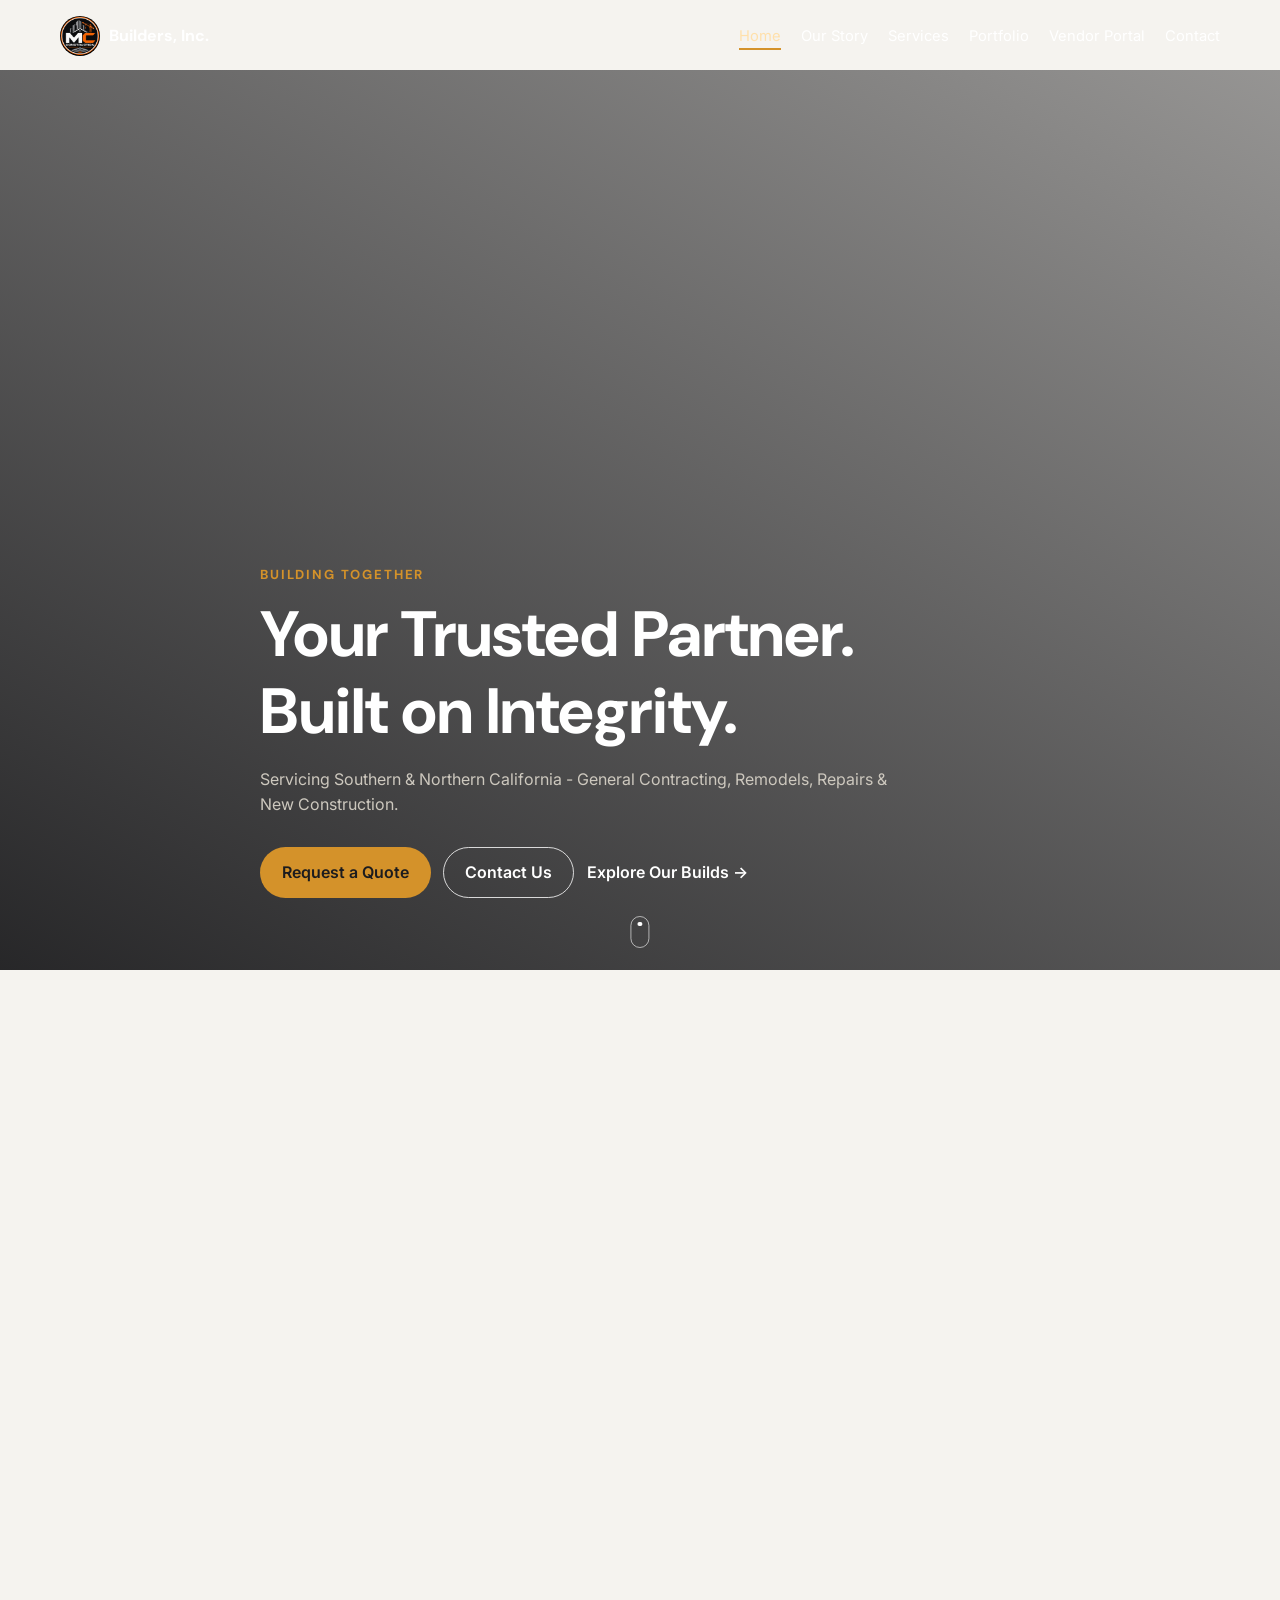
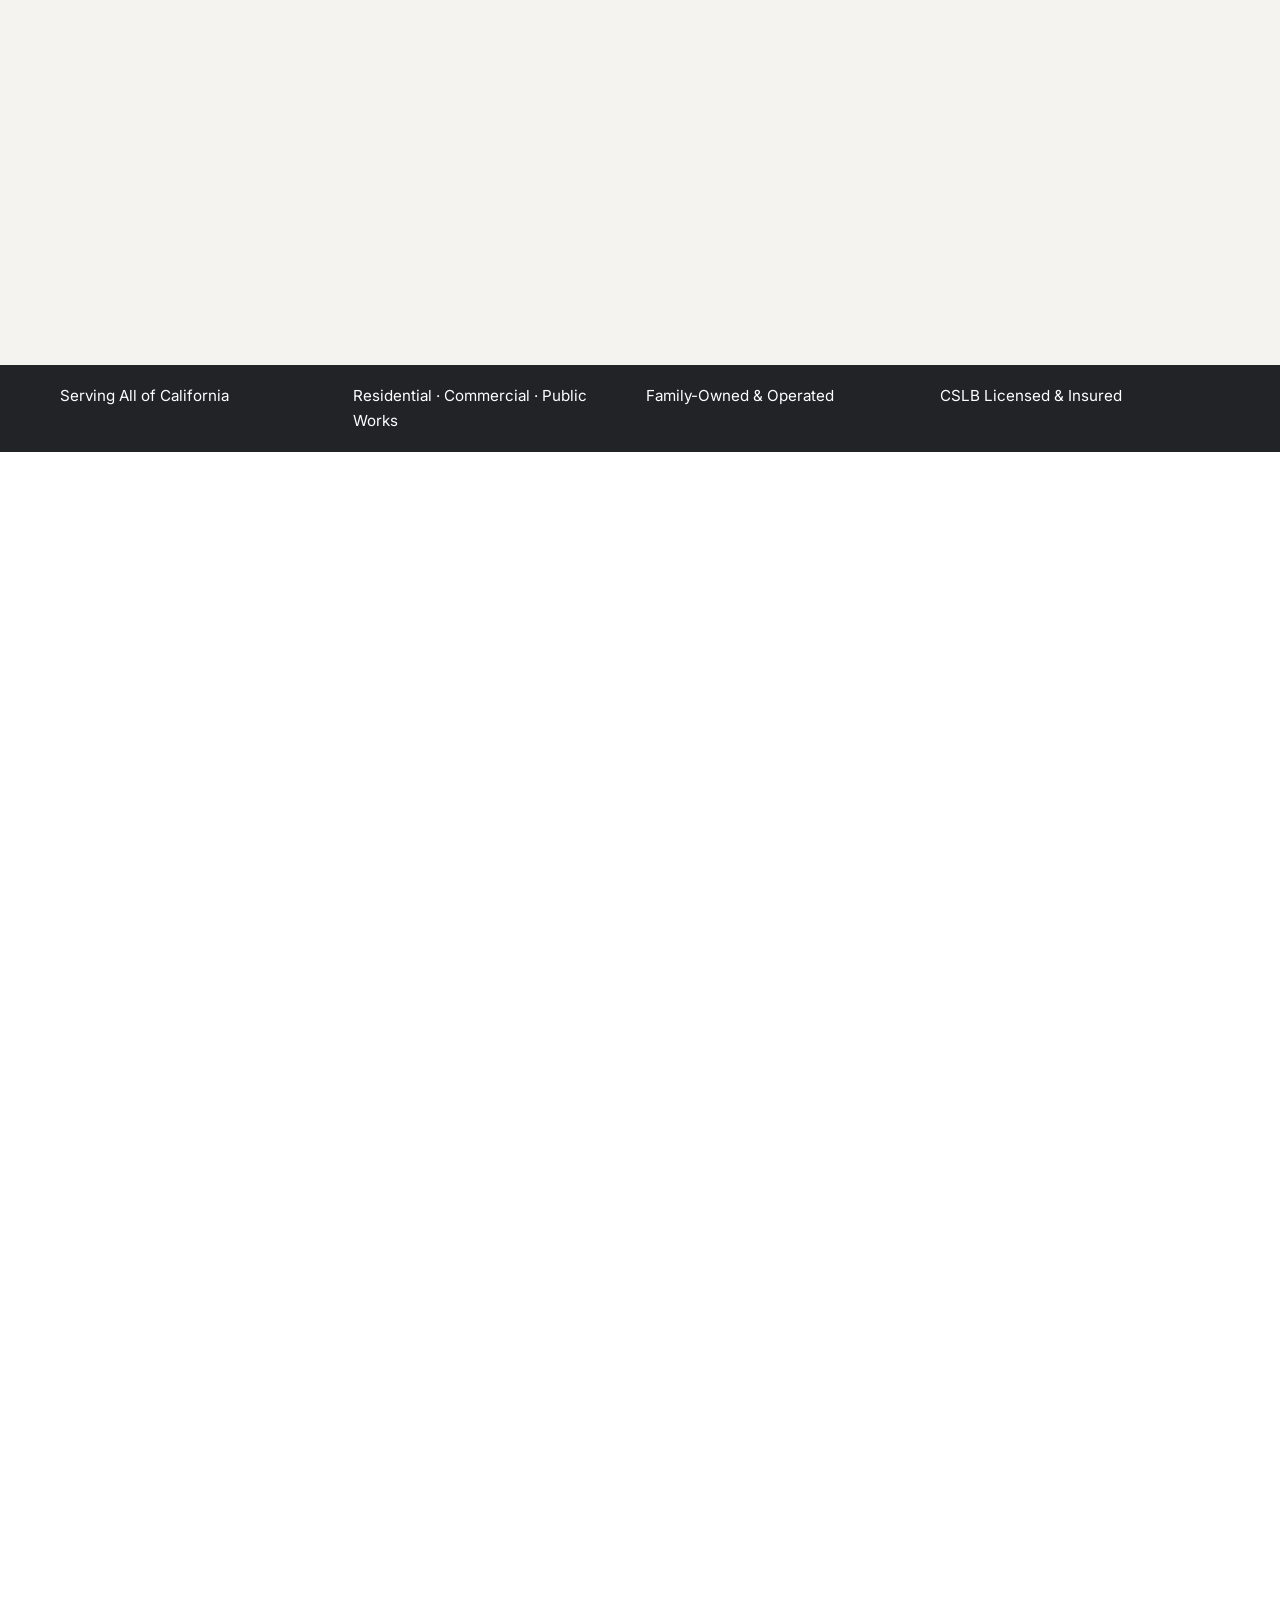
<file: index.html>
<!DOCTYPE html>
<html lang="en">
  <head>
    <meta charset="UTF-8" />
    <meta name="viewport" content="width=device-width, initial-scale=1.0" />
    <title>MC Builders, Inc. | Building Together</title>
    <meta
      name="description"
      content="MC Builders, Inc. is a California-licensed general contractor serving Southern and Northern California with integrity, craftsmanship, and community-driven service."
    />
    <meta name="robots" content="index,follow" />
    <link rel="canonical" href="https://mcbuildersinc.net/" />
    <meta property="og:type" content="website" />
    <meta property="og:title" content="MC Builders, Inc. | Building Together" />
    <meta property="og:description" content="Licensed California general contractor serving residential, commercial, and public works projects." />
    <meta property="og:url" content="https://mcbuildersinc.net/" />
    <meta property="og:image" content="https://mcbuildersinc.net/mc-logo.png" />
    <meta name="twitter:card" content="summary_large_image" />
    <meta name="twitter:title" content="MC Builders, Inc. | Building Together" />
    <meta name="twitter:description" content="Your trusted partner built on integrity." />
    <meta name="twitter:image" content="https://mcbuildersinc.net/mc-logo.png" />
    <meta name="google-site-verification" content="REPLACE_WITH_SEARCH_CONSOLE_CODE" />
    <link rel="icon" type="image/png" href="./mc-logo.png" sizes="512x512" />
    <link rel="apple-touch-icon" href="./mc-logo.png" />
    <link rel="preconnect" href="https://fonts.googleapis.com" />
    <link rel="preconnect" href="https://fonts.gstatic.com" crossorigin />
    <link rel="preconnect" href="https://images.unsplash.com" crossorigin />
    <link rel="dns-prefetch" href="//images.unsplash.com" />
    <link
      rel="preload"
      as="image"
      href="https://images.unsplash.com/photo-1581093458791-9f3c3900df4b?auto=format&fm=webp&fit=crop&w=1440&q=65"
      fetchpriority="high"
    />
    <link rel="preload" href="./styles.css" as="style" />
    <link
      href="https://fonts.googleapis.com/css2?family=DM+Sans:wght@400;500;700;800&family=Inter:wght@400;500;600&display=swap"
      rel="stylesheet"
    />
    <script type="application/ld+json">
      {
        "@context": "https://schema.org",
        "@type": "GeneralContractor",
        "name": "MC Builders, Inc.",
        "url": "https://mcbuildersinc.net/",
        "telephone": "+1-909-868-8853",
        "email": "contact@mcbuildersinc.net",
        "areaServed": "California",
        "slogan": "Building Together",
        "identifier": "CSLB No. 1089787",
        "logo": "https://mcbuildersinc.net/mc-logo.png"
      }
    </script>
    <link rel="stylesheet" href="./styles.css" />
  </head>
  <body data-page="home">
    <div id="site-header"></div>

    <main class="main-content">
      <section class="hero">
        <div class="hero-overlay"></div>
        <div class="container hero-content">
          <p class="eyebrow">Building Together</p>
          <h1>Your Trusted Partner.<br />Built on Integrity.</h1>
          <p class="hero-subheadline">
            Servicing Southern &amp; Northern California - General Contracting,
            Remodels, Repairs &amp; New Construction.
          </p>
          <div class="hero-cta-group">
            <a class="btn btn-primary" href="./contact.html">Request a Quote</a>
            <a class="btn btn-outline" href="./contact.html">Contact Us</a>
            <a class="text-link" href="./portfolio.html">Explore Our Builds <span aria-hidden="true">→</span></a>
          </div>
        </div>
        <div class="scroll-indicator" aria-hidden="true">
          <span></span>
        </div>
      </section>

      <section class="mission section" data-reveal>
        <div class="container mission-grid">
          <div class="mission-copy">
            <h2>Built with Care. Delivered with Clarity.</h2>
            <p class="quote">
              "We deliver every project with exceptional customer service,
              uncompromising safety, and clear communication."
            </p>
            <p class="badge">
              Est. 2021 - CSLB No. 1089787 - California Licensed
            </p>
          </div>
          <div class="mission-media" role="img" aria-label="Construction team onsite"></div>
        </div>
      </section>

      <section class="stats-bar">
        <div class="container stats-grid">
          <article>Serving All of California</article>
          <article>Residential · Commercial · Public Works</article>
          <article>Family-Owned &amp; Operated</article>
          <article>CSLB Licensed &amp; Insured</article>
        </div>
      </section>

      <section class="services section" data-reveal>
        <div class="container">
          <div class="section-heading">
            <p class="eyebrow">Services Snapshot</p>
            <h2>What We Build. How We Deliver.</h2>
          </div>
          <div class="service-grid">
            <article class="service-card">
              <h3>General Contracting</h3>
              <p>End-to-end planning and execution with transparent timelines.</p>
              <a href="./services.html">Learn More →</a>
            </article>
            <article class="service-card">
              <h3>Remodels &amp; Renovations</h3>
              <p>Modern upgrades that respect structure, function, and vision.</p>
              <a href="./services.html">Learn More →</a>
            </article>
            <article class="service-card">
              <h3>Maintenance &amp; Repairs</h3>
              <p>Reliable response and long-term fixes for critical assets.</p>
              <a href="./services.html">Learn More →</a>
            </article>
            <article class="service-card">
              <h3>New Construction</h3>
              <p>From ground-up builds to final walkthrough, built to last.</p>
              <a href="./services.html">Learn More →</a>
            </article>
            <article class="service-card">
              <h3>Public Works Projects</h3>
              <p>Code-forward delivery for municipal and civic infrastructure.</p>
              <a href="./services.html">Learn More →</a>
            </article>
          </div>
        </div>
      </section>

      <section class="philosophy section" data-reveal>
        <div class="philosophy-overlay"></div>
        <div class="container philosophy-content">
          <h2>
            At MC Builders, we believe in growth. For our clients. For our
            team. For our community.
          </h2>
          <div class="values-grid">
            <article>
              <h3>Integrity</h3>
              <p>We treat every project as if it were our own.</p>
            </article>
            <article>
              <h3>Craftsmanship</h3>
              <p>Quality built into every nail, beam, and finish.</p>
            </article>
            <article>
              <h3>Community</h3>
              <p>Growing together with our clients, partners, and team.</p>
            </article>
          </div>
        </div>
      </section>

      <section class="portfolio-teaser section" data-reveal>
        <div class="container">
          <div class="section-heading">
            <p class="eyebrow">Portfolio Preview</p>
            <h2>Projects that Speak for Themselves</h2>
          </div>
          <div class="portfolio-grid">
            <article class="portfolio-card">
              <div class="overlay"><p>Commercial Remodel - Riverside, CA</p></div>
            </article>
            <article class="portfolio-card">
              <div class="overlay"><p>Public Facility Upgrade - Pomona, CA</p></div>
            </article>
            <article class="portfolio-card">
              <div class="overlay"><p>New Construction - Inland Empire, CA</p></div>
            </article>
          </div>
          <a class="text-link teaser-link" href="./portfolio.html">See All Our Builds →</a>
        </div>
      </section>

      <section class="subcontractor-cta" data-reveal>
        <div class="container subcontractor-inner">
          <h2>Are you a subcontractor? Join our trusted vendor network.</h2>
          <a class="btn btn-primary" href="./vendor-portal.html">Join the Network</a>
        </div>
      </section>
    </main>

    <div id="site-footer"></div>
    <script src="./site-config.js"></script>
    <script src="./analytics.js"></script>
    <script src="./components.js"></script>
    <script src="./script.js"></script>
  </body>
</html>
</file>
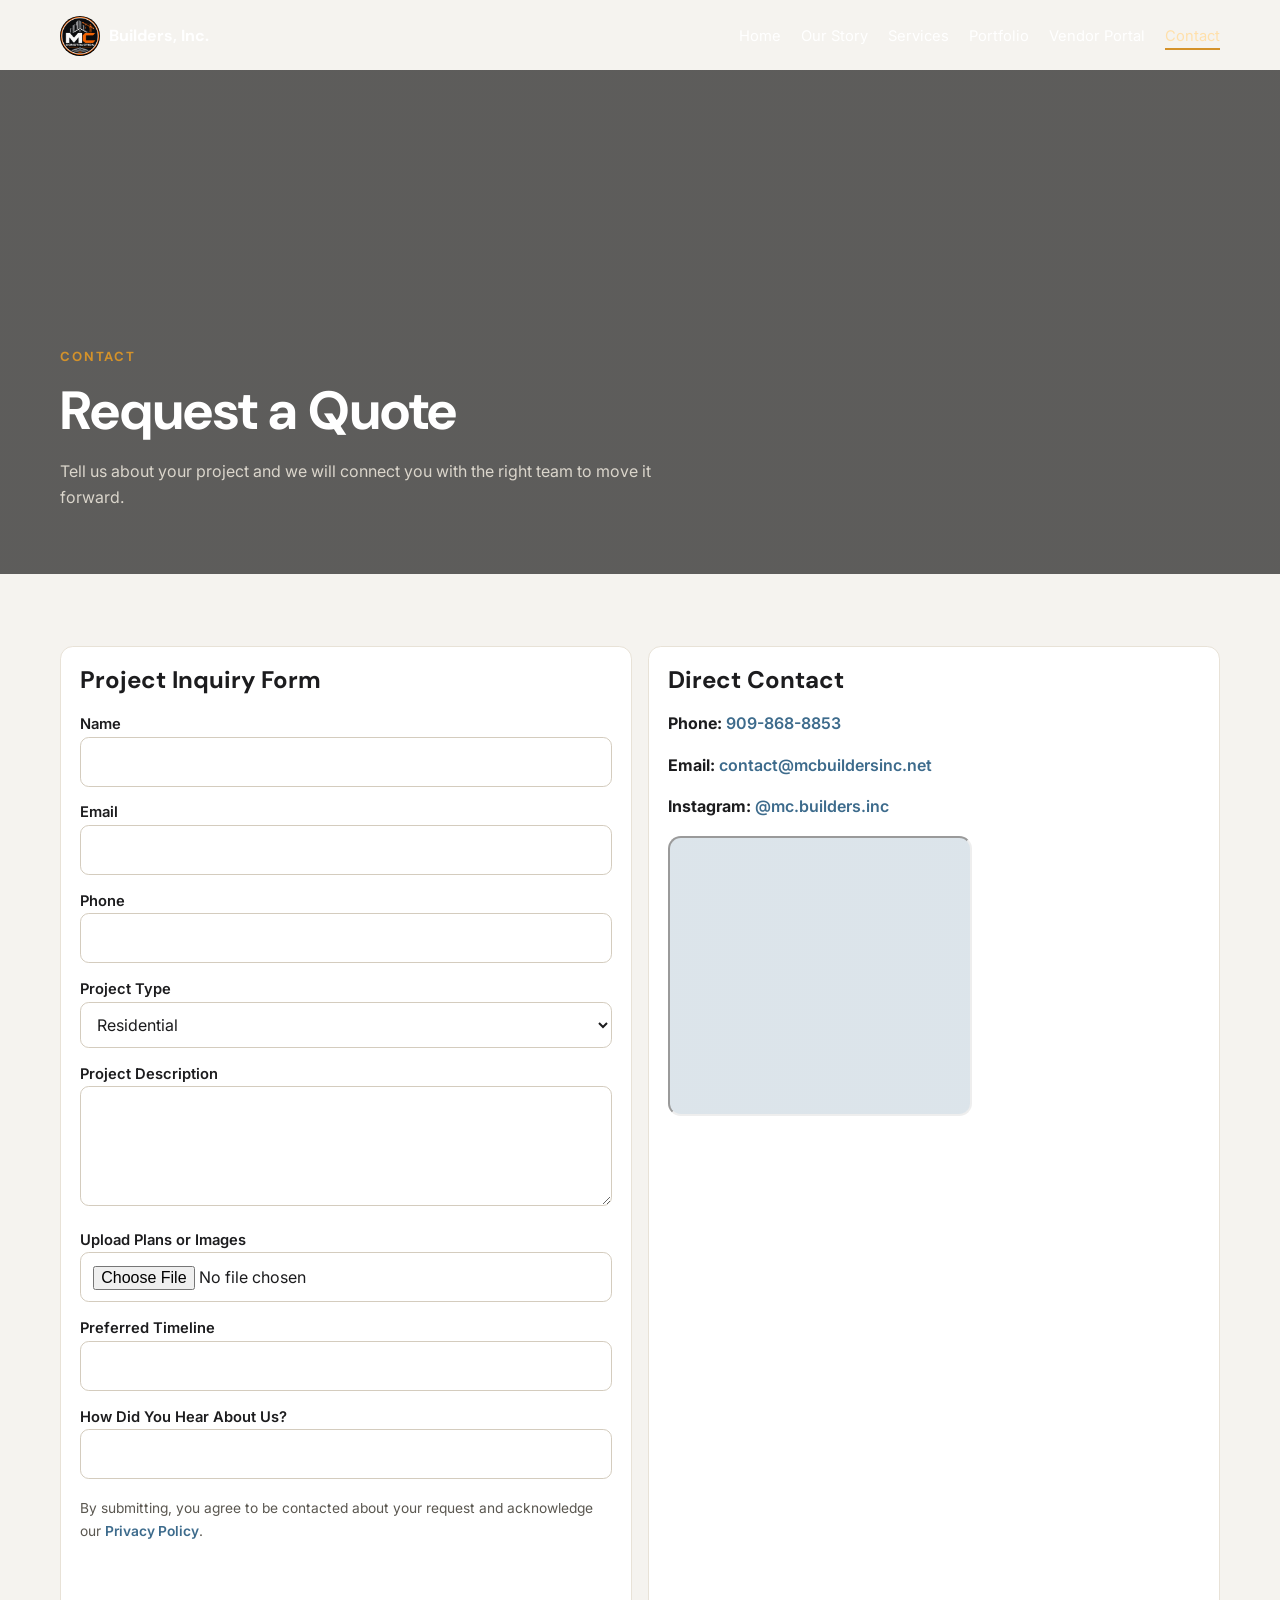
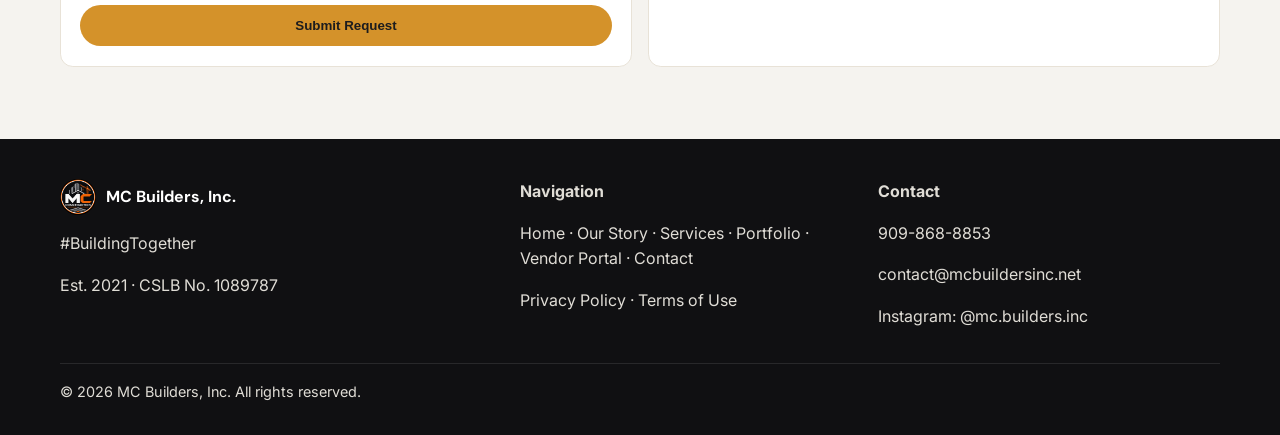
<file: contact.html>
<!DOCTYPE html>
<html lang="en">
  <head>
    <meta charset="UTF-8" />
    <meta name="viewport" content="width=device-width, initial-scale=1.0" />
    <title>Contact | MC Builders, Inc.</title>
    <meta
      name="description"
      content="Request a quote from MC Builders, Inc. for residential, commercial, retail, and public works projects in California."
    />
    <meta name="robots" content="index,follow" />
    <link rel="canonical" href="https://mcbuildersinc.net/contact.html" />
    <meta property="og:type" content="website" />
    <meta property="og:title" content="Contact | MC Builders, Inc." />
    <meta property="og:description" content="Request a quote for your project and connect with MC Builders." />
    <meta property="og:url" content="https://mcbuildersinc.net/contact.html" />
    <meta property="og:image" content="https://mcbuildersinc.net/mc-logo.png" />
    <meta name="twitter:card" content="summary_large_image" />
    <meta name="twitter:title" content="Contact | MC Builders, Inc." />
    <meta name="twitter:description" content="Tell us about your project and timeline." />
    <meta name="twitter:image" content="https://mcbuildersinc.net/mc-logo.png" />
    <link rel="icon" type="image/png" href="./mc-logo.png" sizes="512x512" />
    <link rel="apple-touch-icon" href="./mc-logo.png" />
    <link rel="preconnect" href="https://fonts.googleapis.com" />
    <link rel="preconnect" href="https://fonts.gstatic.com" crossorigin />
    <link rel="preconnect" href="https://images.unsplash.com" crossorigin />
    <link rel="dns-prefetch" href="//images.unsplash.com" />
    <link rel="preload" href="./styles.css" as="style" />
    <link
      href="https://fonts.googleapis.com/css2?family=DM+Sans:wght@400;500;700;800&family=Inter:wght@400;500;600&display=swap"
      rel="stylesheet"
    />
    <script type="application/ld+json">
      {
        "@context": "https://schema.org",
        "@type": "ContactPage",
        "name": "Contact MC Builders, Inc.",
        "url": "https://mcbuildersinc.net/contact.html",
        "mainEntity": {
          "@type": "GeneralContractor",
          "name": "MC Builders, Inc.",
          "telephone": "+1-909-868-8853",
          "email": "contact@mcbuildersinc.net",
          "areaServed": "California"
        }
      }
    </script>
    <link rel="stylesheet" href="./styles.css" />
  </head>
  <body data-page="contact">
    <div id="site-header"></div>
    <main class="main-content">
      <section class="page-hero contact-hero">
        <div class="container" data-reveal>
          <p class="eyebrow">Contact</p>
          <h1 class="hero-title">Request a Quote</h1>
          <p class="hero-lead">
            Tell us about your project and we will connect you with the right
            team to move it forward.
          </p>
        </div>
      </section>

      <section class="section">
        <div class="container two-col">
          <article class="panel" data-reveal>
            <h2>Project Inquiry Form</h2>
            <form class="form-grid" data-form-type="contact">
              <div>
                <label for="client-name">Name</label>
                <input id="client-name" name="name" type="text" autocomplete="name" required />
              </div>
              <div>
                <label for="client-email">Email</label>
                <input id="client-email" name="email" type="email" autocomplete="email" required />
              </div>
              <div>
                <label for="client-phone">Phone</label>
                <input id="client-phone" name="phone" type="tel" autocomplete="tel" pattern="[\d\s()+-]{7,}" required />
              </div>
              <div>
                <label for="project-type">Project Type</label>
                <select id="project-type" name="projectType" autocomplete="off" required>
                  <option>Residential</option>
                  <option>Commercial</option>
                  <option>Retail</option>
                  <option>Public Works</option>
                  <option>Other</option>
                </select>
              </div>
              <div>
                <label for="project-description">Project Description</label>
                <textarea id="project-description" name="projectDescription" autocomplete="off" required></textarea>
              </div>
              <div>
                <label for="project-files">Upload Plans or Images</label>
                <input id="project-files" name="attachment" type="file" accept=".pdf,.jpg,.jpeg,.png,.webp" />
              </div>
              <div>
                <label for="project-timeline">Preferred Timeline</label>
                <input id="project-timeline" name="preferredTimeline" type="text" autocomplete="off" />
              </div>
              <div>
                <label for="project-referral">How Did You Hear About Us?</label>
                <input id="project-referral" name="referralSource" type="text" autocomplete="off" />
              </div>
              <input type="hidden" name="formName" value="Contact Request" />
              <p class="consent-note">
                By submitting, you agree to be contacted about your request and acknowledge our
                <a class="contact-link" href="./privacy.html">Privacy Policy</a>.
              </p>
              <p class="form-status" aria-live="polite"></p>
              <button class="btn btn-primary" type="submit">Submit Request</button>
            </form>
          </article>

          <article class="panel" data-reveal>
            <h2>Direct Contact</h2>
            <p><strong>Phone:</strong> <a class="contact-link" href="tel:+19098688853">909-868-8853</a></p>
            <p><strong>Email:</strong> <a class="contact-link" href="mailto:contact@mcbuildersinc.net">contact@mcbuildersinc.net</a></p>
            <p><strong>Instagram:</strong> <a class="contact-link" href="https://www.instagram.com/mc.builders.inc/" target="_blank" rel="noopener noreferrer">@mc.builders.inc</a></p>
            <iframe
              class="map-placeholder"
              title="MC Builders service area map"
              loading="lazy"
              referrerpolicy="no-referrer-when-downgrade"
              src="https://www.google.com/maps?q=California&output=embed"
            ></iframe>
          </article>
        </div>
      </section>
    </main>
    <div id="site-footer"></div>
    <script src="./site-config.js"></script>
    <script src="./analytics.js"></script>
    <script src="./components.js"></script>
    <script src="./script.js"></script>
  </body>
</html>
</file>
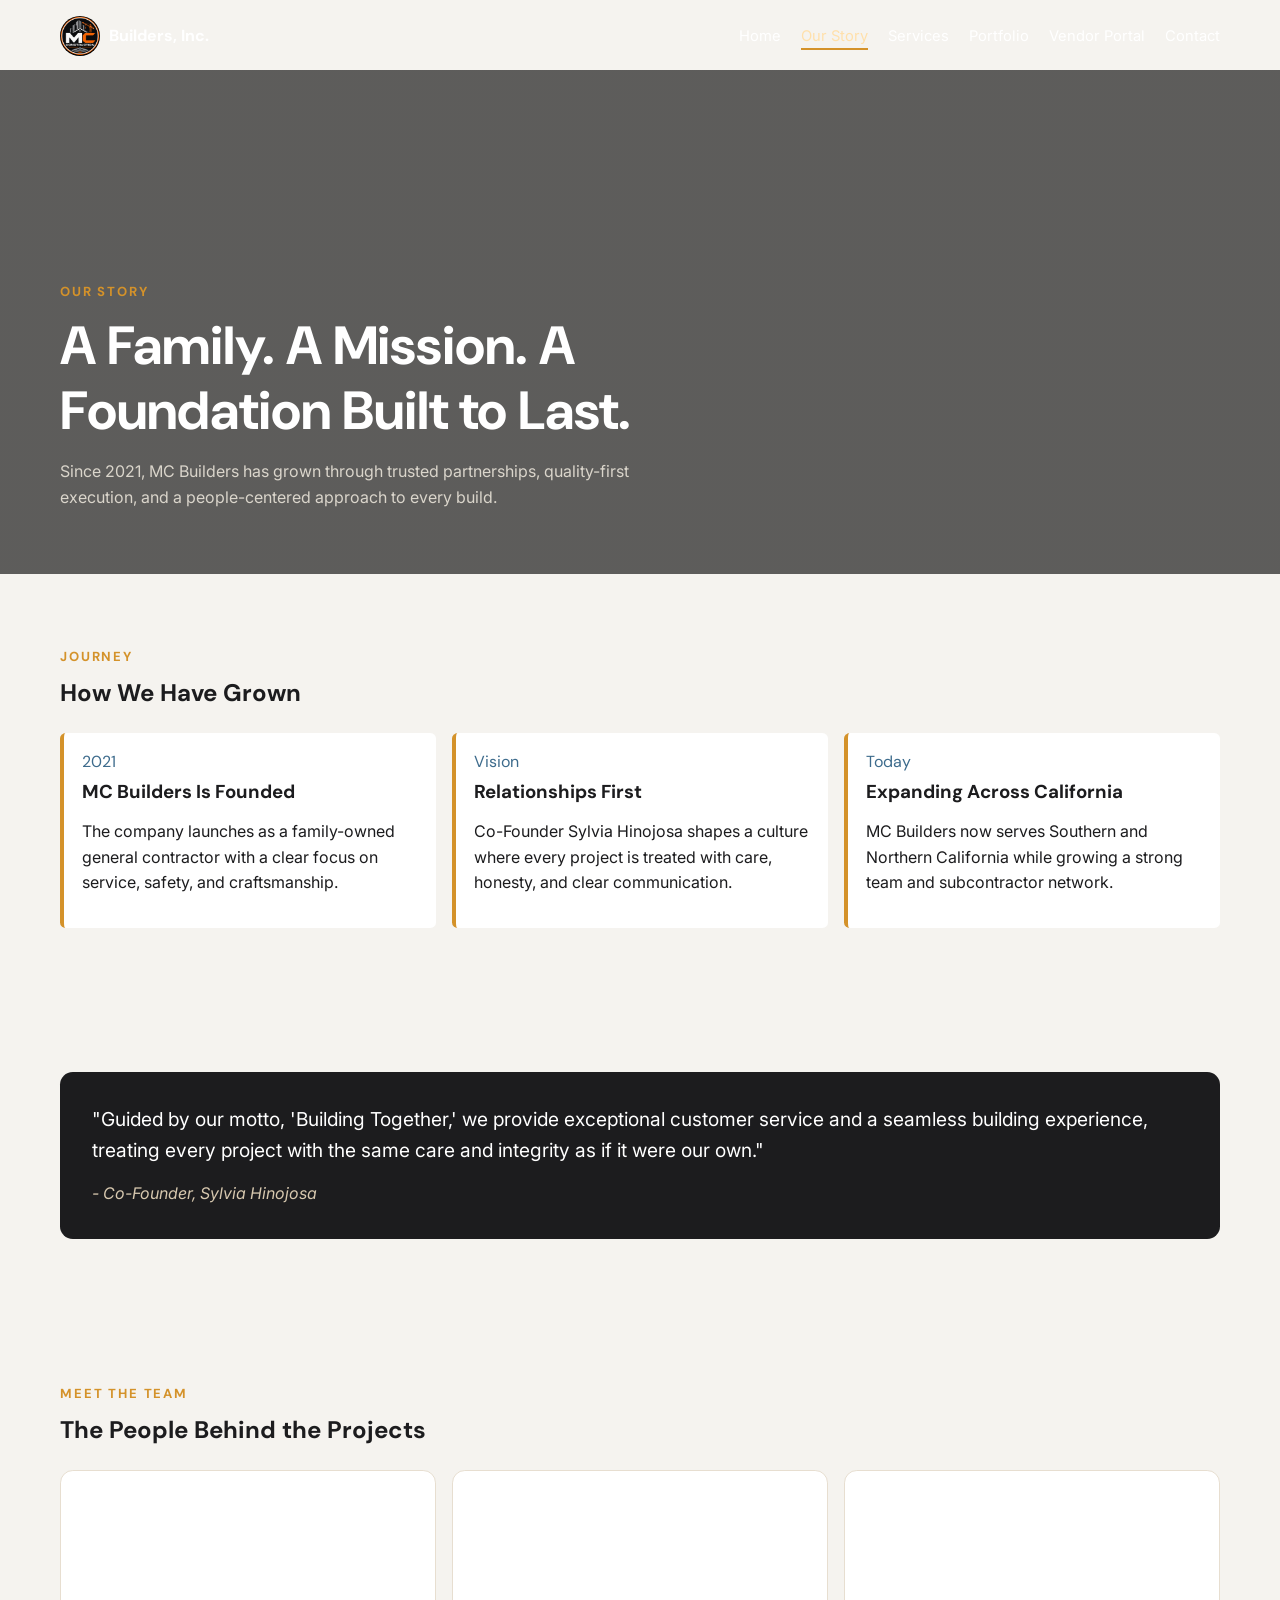
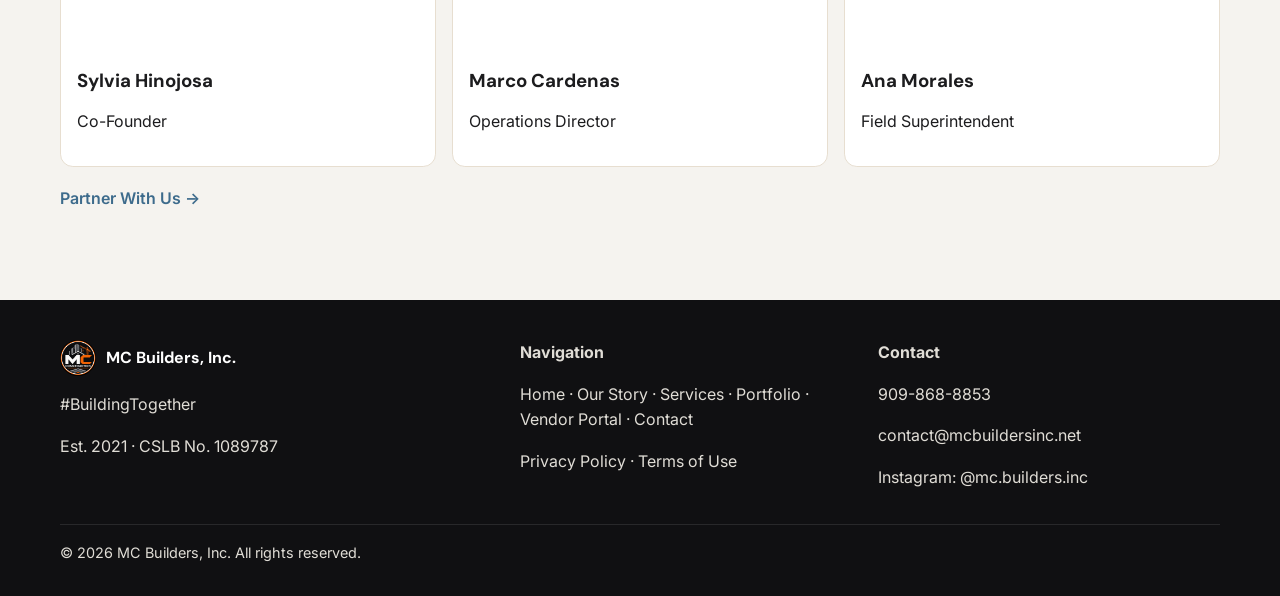
<file: our-story.html>
<!DOCTYPE html>
<html lang="en">
  <head>
    <meta charset="UTF-8" />
    <meta name="viewport" content="width=device-width, initial-scale=1.0" />
    <title>Our Story | MC Builders, Inc.</title>
    <meta
      name="description"
      content="Learn the story of MC Builders, Inc., a family-owned California contractor founded on integrity, craftsmanship, and community."
    />
    <meta name="robots" content="index,follow" />
    <link rel="canonical" href="https://mcbuildersinc.net/our-story.html" />
    <meta property="og:type" content="website" />
    <meta property="og:title" content="Our Story | MC Builders, Inc." />
    <meta property="og:description" content="A family-owned contractor built on relationships, quality, and trust." />
    <meta property="og:url" content="https://mcbuildersinc.net/our-story.html" />
    <meta property="og:image" content="https://mcbuildersinc.net/mc-logo.png" />
    <meta name="twitter:card" content="summary_large_image" />
    <meta name="twitter:title" content="Our Story | MC Builders, Inc." />
    <meta name="twitter:description" content="A family. A mission. A foundation built to last." />
    <meta name="twitter:image" content="https://mcbuildersinc.net/mc-logo.png" />
    <link rel="icon" type="image/png" href="./mc-logo.png" sizes="512x512" />
    <link rel="apple-touch-icon" href="./mc-logo.png" />
    <link rel="preconnect" href="https://fonts.googleapis.com" />
    <link rel="preconnect" href="https://fonts.gstatic.com" crossorigin />
    <link rel="preconnect" href="https://images.unsplash.com" crossorigin />
    <link rel="dns-prefetch" href="//images.unsplash.com" />
    <link rel="preload" href="./styles.css" as="style" />
    <link
      href="https://fonts.googleapis.com/css2?family=DM+Sans:wght@400;500;700;800&family=Inter:wght@400;500;600&display=swap"
      rel="stylesheet"
    />
    <script type="application/ld+json">
      {
        "@context": "https://schema.org",
        "@type": "AboutPage",
        "name": "Our Story | MC Builders, Inc.",
        "url": "https://mcbuildersinc.net/our-story.html",
        "mainEntity": {
          "@type": "Organization",
          "name": "MC Builders, Inc.",
          "foundingDate": "2021",
          "slogan": "Building Together"
        }
      }
    </script>
    <link rel="stylesheet" href="./styles.css" />
  </head>
  <body data-page="our-story">
    <div id="site-header"></div>
    <main class="main-content">
      <section class="page-hero story-hero">
        <div class="container" data-reveal>
          <p class="eyebrow">Our Story</p>
          <h1 class="hero-title">A Family. A Mission. A Foundation Built to Last.</h1>
          <p class="hero-lead">
            Since 2021, MC Builders has grown through trusted partnerships,
            quality-first execution, and a people-centered approach to every
            build.
          </p>
        </div>
      </section>

      <section class="section">
        <div class="container">
          <div class="section-heading" data-reveal>
            <p class="eyebrow">Journey</p>
            <h2>How We Have Grown</h2>
          </div>
          <div class="timeline">
            <article class="timeline-item" data-reveal>
              <p class="timeline-year">2021</p>
              <h3>MC Builders Is Founded</h3>
              <p>
                The company launches as a family-owned general contractor with
                a clear focus on service, safety, and craftsmanship.
              </p>
            </article>
            <article class="timeline-item" data-reveal>
              <p class="timeline-year">Vision</p>
              <h3>Relationships First</h3>
              <p>
                Co-Founder Sylvia Hinojosa shapes a culture where every project
                is treated with care, honesty, and clear communication.
              </p>
            </article>
            <article class="timeline-item" data-reveal>
              <p class="timeline-year">Today</p>
              <h3>Expanding Across California</h3>
              <p>
                MC Builders now serves Southern and Northern California while
                growing a strong team and subcontractor network.
              </p>
            </article>
          </div>
        </div>
      </section>

      <section class="section">
        <div class="container">
          <div class="quote-block" data-reveal>
            <blockquote>
              "Guided by our motto, 'Building Together,' we provide exceptional
              customer service and a seamless building experience, treating
              every project with the same care and integrity as if it were our
              own."
            </blockquote>
            <cite>- Co-Founder, Sylvia Hinojosa</cite>
          </div>
        </div>
      </section>

      <section class="section">
        <div class="container">
          <div class="section-heading" data-reveal>
            <p class="eyebrow">Meet the Team</p>
            <h2>The People Behind the Projects</h2>
          </div>
          <div class="team-grid">
            <article class="team-member" data-reveal>
              <div class="team-photo" role="img" aria-label="Team member portrait"></div>
              <h3>Sylvia Hinojosa</h3>
              <p>Co-Founder</p>
            </article>
            <article class="team-member" data-reveal>
              <div class="team-photo" role="img" aria-label="Project manager portrait"></div>
              <h3>Marco Cardenas</h3>
              <p>Operations Director</p>
            </article>
            <article class="team-member" data-reveal>
              <div class="team-photo" role="img" aria-label="Field superintendent portrait"></div>
              <h3>Ana Morales</h3>
              <p>Field Superintendent</p>
            </article>
          </div>
          <p class="page-cta" data-reveal>
            <a class="text-link-dark" href="./contact.html">Partner With Us →</a>
          </p>
        </div>
      </section>
    </main>
    <div id="site-footer"></div>
    <script src="./site-config.js"></script>
    <script src="./analytics.js"></script>
    <script src="./components.js"></script>
    <script src="./script.js"></script>
  </body>
</html>
</file>
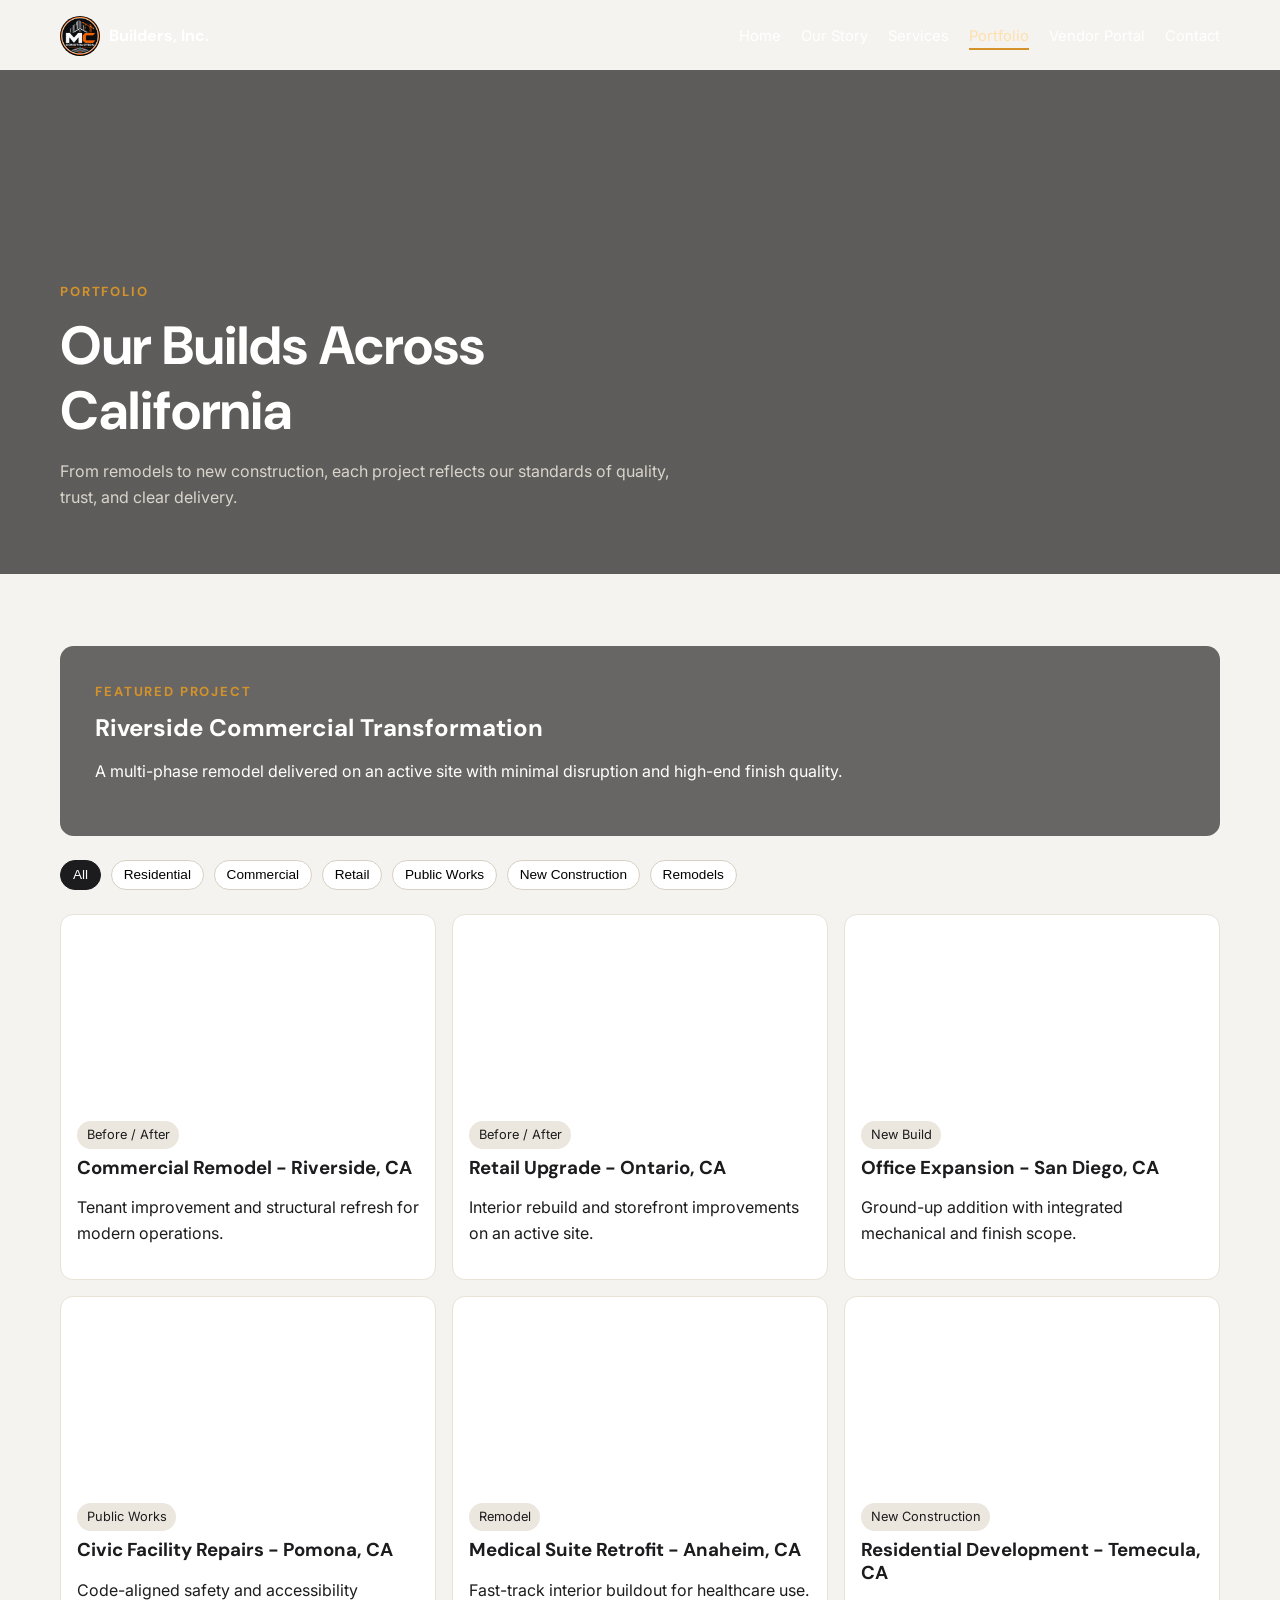
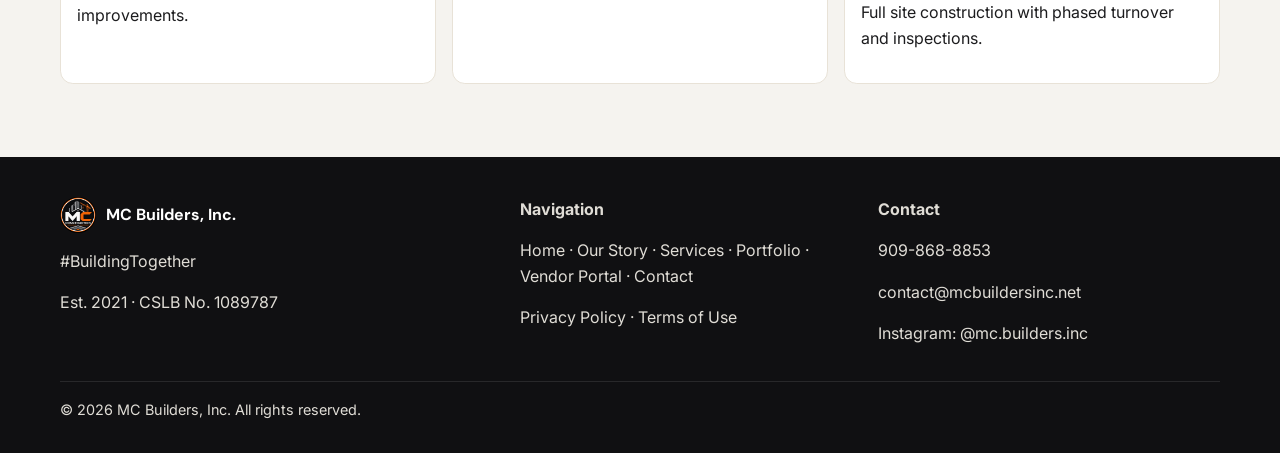
<file: portfolio.html>
<!DOCTYPE html>
<html lang="en">
  <head>
    <meta charset="UTF-8" />
    <meta name="viewport" content="width=device-width, initial-scale=1.0" />
    <title>Portfolio | MC Builders, Inc.</title>
    <meta
      name="description"
      content="Explore featured builds by MC Builders across residential, commercial, retail, public works, and new construction projects."
    />
    <meta name="robots" content="index,follow" />
    <link rel="canonical" href="https://mcbuildersinc.net/portfolio.html" />
    <meta property="og:type" content="website" />
    <meta property="og:title" content="Portfolio | MC Builders, Inc." />
    <meta property="og:description" content="See completed builds and transformations across California." />
    <meta property="og:url" content="https://mcbuildersinc.net/portfolio.html" />
    <meta property="og:image" content="https://mcbuildersinc.net/mc-logo.png" />
    <meta name="twitter:card" content="summary_large_image" />
    <meta name="twitter:title" content="Portfolio | MC Builders, Inc." />
    <meta name="twitter:description" content="Projects that speak for themselves." />
    <meta name="twitter:image" content="https://mcbuildersinc.net/mc-logo.png" />
    <link rel="icon" type="image/png" href="./mc-logo.png" sizes="512x512" />
    <link rel="apple-touch-icon" href="./mc-logo.png" />
    <link rel="preconnect" href="https://fonts.googleapis.com" />
    <link rel="preconnect" href="https://fonts.gstatic.com" crossorigin />
    <link rel="preconnect" href="https://images.unsplash.com" crossorigin />
    <link rel="dns-prefetch" href="//images.unsplash.com" />
    <link rel="preload" href="./styles.css" as="style" />
    <link
      href="https://fonts.googleapis.com/css2?family=DM+Sans:wght@400;500;700;800&family=Inter:wght@400;500;600&display=swap"
      rel="stylesheet"
    />
    <script type="application/ld+json">
      {
        "@context": "https://schema.org",
        "@type": "CollectionPage",
        "name": "Portfolio | MC Builders, Inc.",
        "url": "https://mcbuildersinc.net/portfolio.html",
        "about": {
          "@type": "GeneralContractor",
          "name": "MC Builders, Inc."
        }
      }
    </script>
    <link rel="stylesheet" href="./styles.css" />
  </head>
  <body data-page="portfolio">
    <div id="site-header"></div>
    <main class="main-content">
      <section class="page-hero portfolio-hero">
        <div class="container" data-reveal>
          <p class="eyebrow">Portfolio</p>
          <h1 class="hero-title">Our Builds Across California</h1>
          <p class="hero-lead">
            From remodels to new construction, each project reflects our
            standards of quality, trust, and clear delivery.
          </p>
        </div>
      </section>

      <section class="section">
        <div class="container">
          <article class="featured-project" data-reveal>
            <p class="eyebrow">Featured Project</p>
            <h2>Riverside Commercial Transformation</h2>
            <p>
              A multi-phase remodel delivered on an active site with minimal
              disruption and high-end finish quality.
            </p>
          </article>

          <div class="filter-row" data-reveal>
            <button class="filter-chip active" type="button" data-filter="all">All</button>
            <button class="filter-chip" type="button" data-filter="residential">Residential</button>
            <button class="filter-chip" type="button" data-filter="commercial">Commercial</button>
            <button class="filter-chip" type="button" data-filter="retail">Retail</button>
            <button class="filter-chip" type="button" data-filter="public-works">Public Works</button>
            <button class="filter-chip" type="button" data-filter="new-construction">New Construction</button>
            <button class="filter-chip" type="button" data-filter="remodels">Remodels</button>
          </div>

          <div class="project-grid">
            <article class="project-card" data-reveal data-project-category="commercial,remodels">
              <div class="project-media"></div>
              <div class="project-body">
                <span class="before-after">Before / After</span>
                <h3>Commercial Remodel - Riverside, CA</h3>
                <p>Tenant improvement and structural refresh for modern operations.</p>
              </div>
            </article>
            <article class="project-card" data-reveal data-project-category="retail,remodels">
              <div class="project-media"></div>
              <div class="project-body">
                <span class="before-after">Before / After</span>
                <h3>Retail Upgrade - Ontario, CA</h3>
                <p>Interior rebuild and storefront improvements on an active site.</p>
              </div>
            </article>
            <article class="project-card" data-reveal data-project-category="commercial,new-construction">
              <div class="project-media"></div>
              <div class="project-body">
                <span class="before-after">New Build</span>
                <h3>Office Expansion - San Diego, CA</h3>
                <p>Ground-up addition with integrated mechanical and finish scope.</p>
              </div>
            </article>
            <article class="project-card" data-reveal data-project-category="public-works">
              <div class="project-media"></div>
              <div class="project-body">
                <span class="before-after">Public Works</span>
                <h3>Civic Facility Repairs - Pomona, CA</h3>
                <p>Code-aligned safety and accessibility improvements.</p>
              </div>
            </article>
            <article class="project-card" data-reveal data-project-category="commercial,remodels">
              <div class="project-media"></div>
              <div class="project-body">
                <span class="before-after">Remodel</span>
                <h3>Medical Suite Retrofit - Anaheim, CA</h3>
                <p>Fast-track interior buildout for healthcare use.</p>
              </div>
            </article>
            <article class="project-card" data-reveal data-project-category="residential,new-construction">
              <div class="project-media"></div>
              <div class="project-body">
                <span class="before-after">New Construction</span>
                <h3>Residential Development - Temecula, CA</h3>
                <p>Full site construction with phased turnover and inspections.</p>
              </div>
            </article>
          </div>
          <div id="portfolio-empty-state" class="empty-state" aria-live="polite">
            No projects match this filter yet. Please choose another category.
          </div>
        </div>
      </section>
    </main>
    <div id="site-footer"></div>
    <script src="./site-config.js"></script>
    <script src="./analytics.js"></script>
    <script src="./components.js"></script>
    <script src="./script.js"></script>
  </body>
</html>
</file>
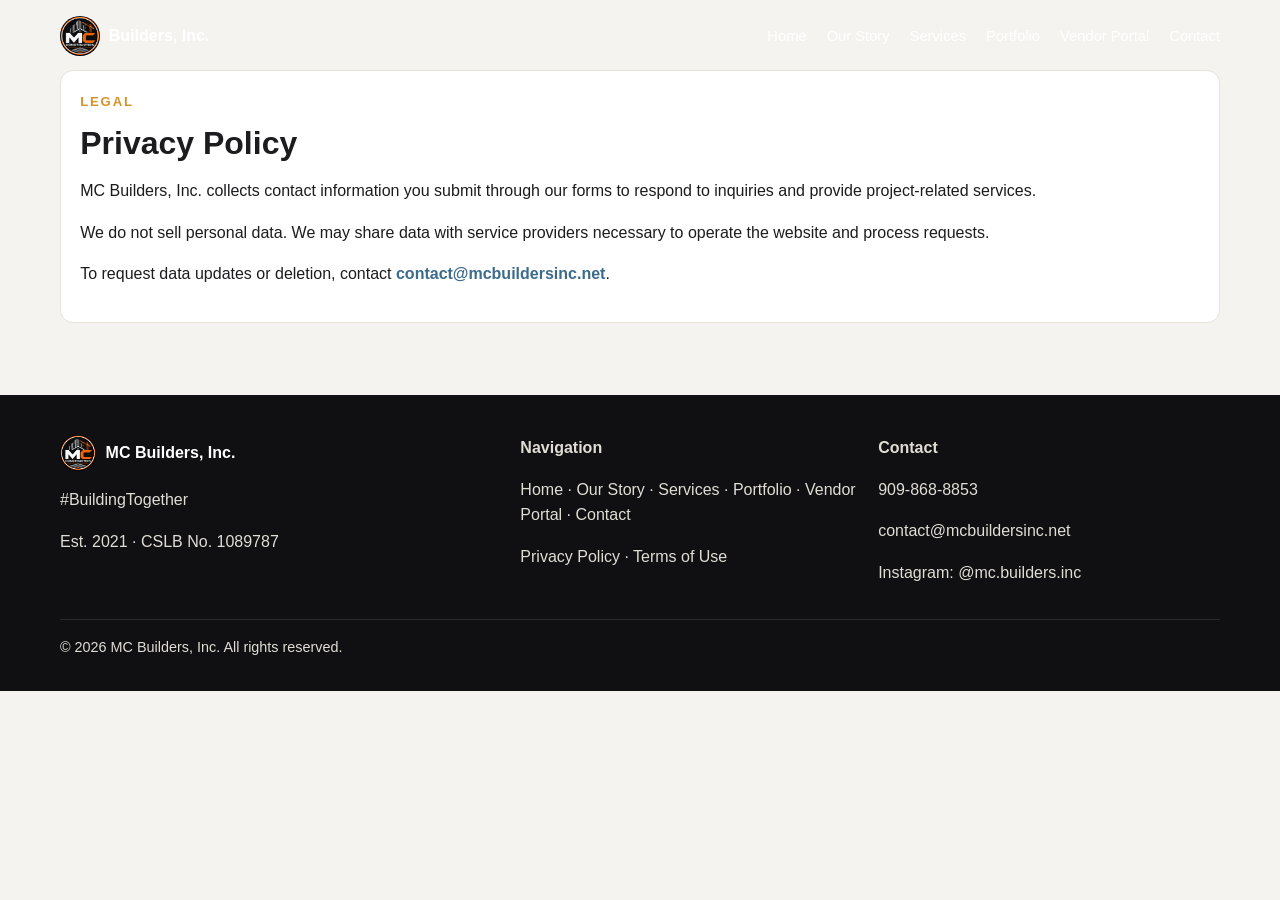
<file: privacy.html>
<!DOCTYPE html>
<html lang="en">
  <head>
    <meta charset="UTF-8" />
    <meta name="viewport" content="width=device-width, initial-scale=1.0" />
    <title>Privacy Policy | MC Builders, Inc.</title>
    <meta name="description" content="Privacy policy for MC Builders, Inc." />
    <meta name="robots" content="index,follow" />
    <link rel="canonical" href="https://mcbuildersinc.net/privacy.html" />
    <link rel="icon" type="image/png" href="./mc-logo.png" sizes="512x512" />
    <link rel="apple-touch-icon" href="./mc-logo.png" />
    <link rel="preconnect" href="https://images.unsplash.com" crossorigin />
    <link rel="dns-prefetch" href="//images.unsplash.com" />
    <link rel="preload" href="./styles.css" as="style" />
    <link rel="stylesheet" href="./styles.css" />
  </head>
  <body data-page="privacy">
    <div id="site-header"></div>
    <main class="main-content section">
      <div class="container panel" data-reveal>
        <p class="eyebrow">Legal</p>
        <h1>Privacy Policy</h1>
        <p>
          MC Builders, Inc. collects contact information you submit through our
          forms to respond to inquiries and provide project-related services.
        </p>
        <p>
          We do not sell personal data. We may share data with service providers
          necessary to operate the website and process requests.
        </p>
        <p>
          To request data updates or deletion, contact
          <a class="text-link-dark" href="mailto:contact@mcbuildersinc.net">contact@mcbuildersinc.net</a>.
        </p>
      </div>
    </main>
    <div id="site-footer"></div>
    <script src="./site-config.js"></script>
    <script src="./analytics.js"></script>
    <script src="./components.js"></script>
    <script src="./script.js"></script>
  </body>
</html>
</file>
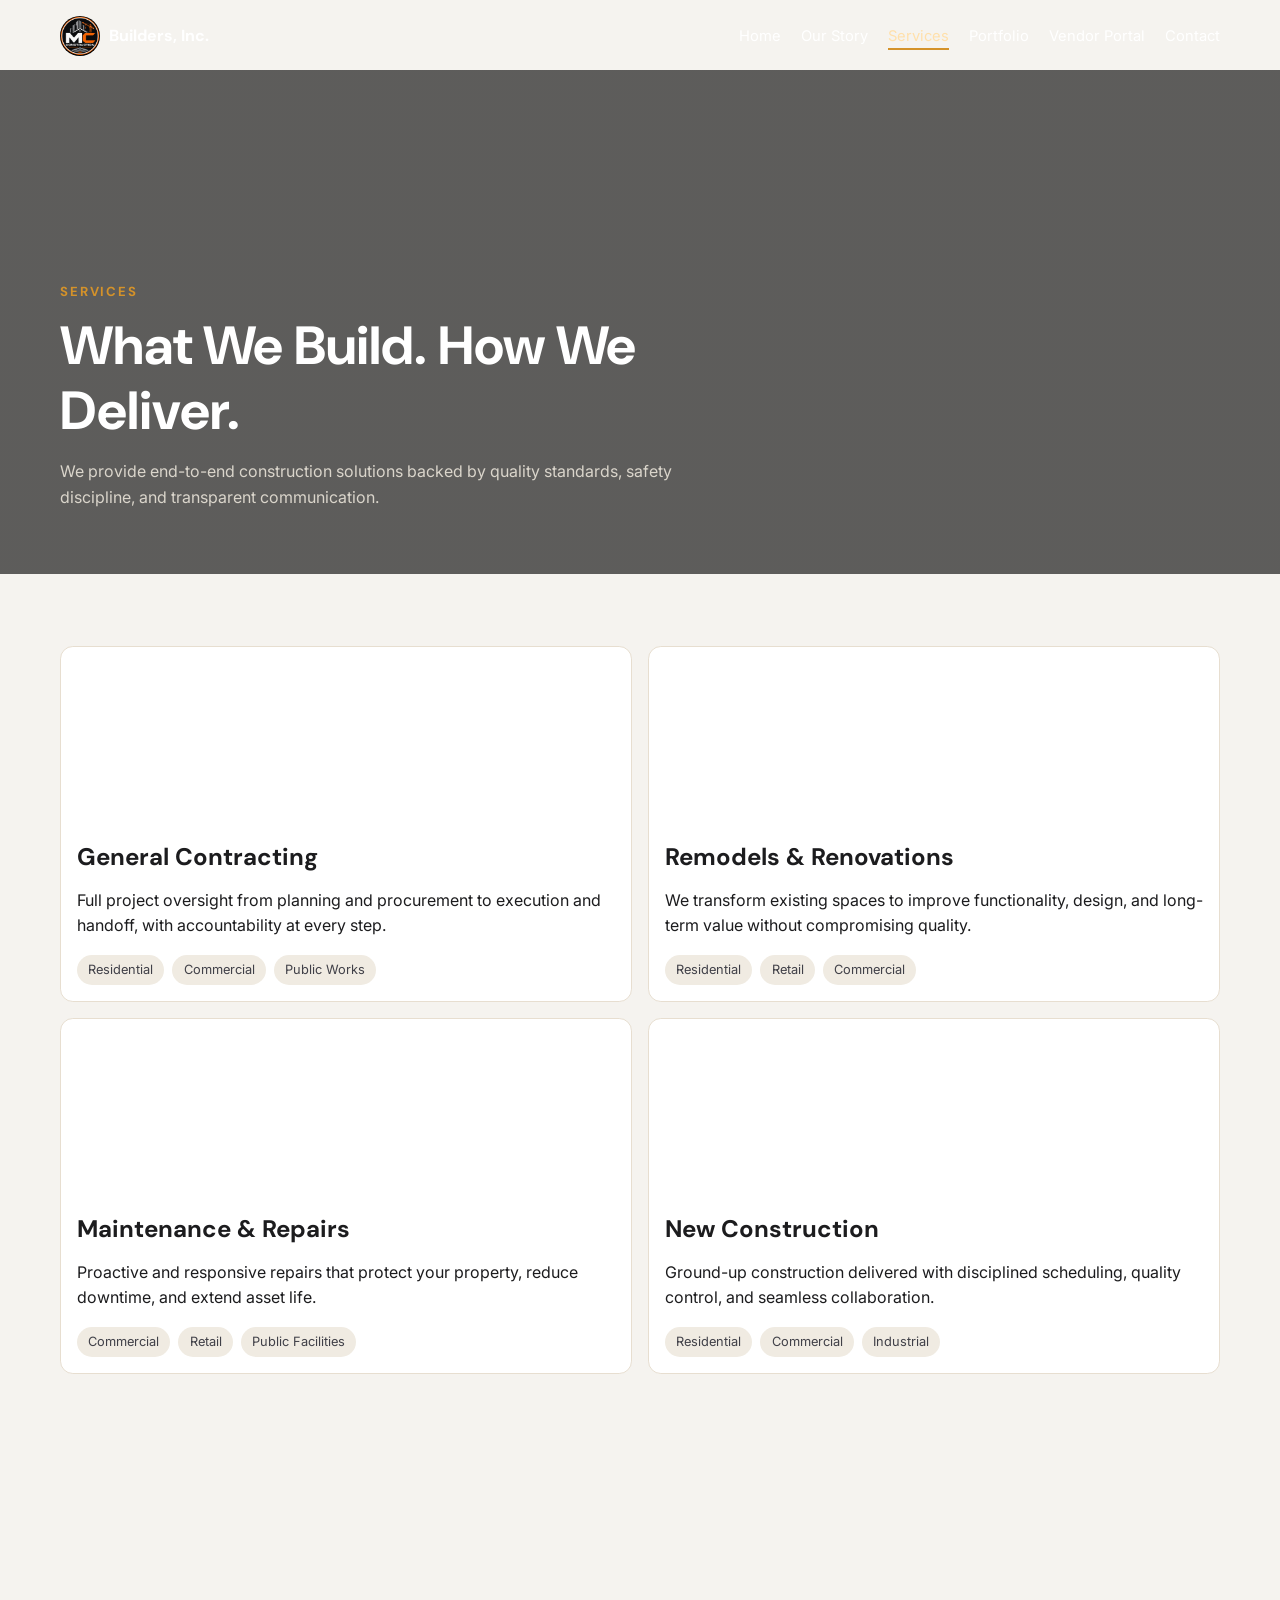
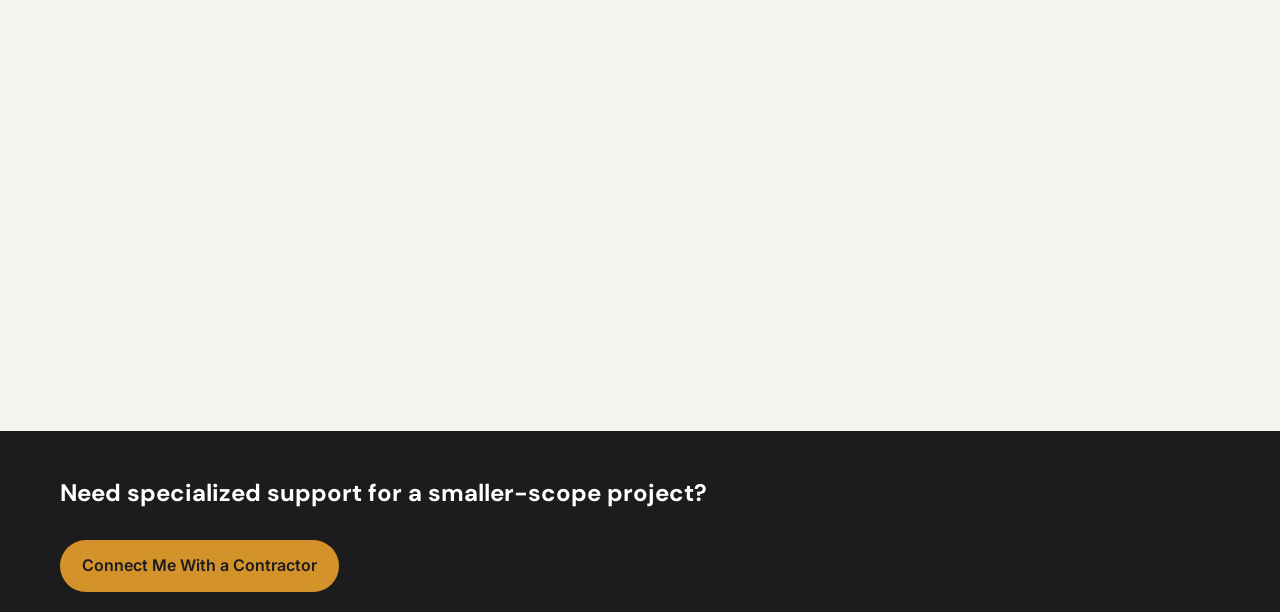
<file: services.html>
<!DOCTYPE html>
<html lang="en">
  <head>
    <meta charset="UTF-8" />
    <meta name="viewport" content="width=device-width, initial-scale=1.0" />
    <title>Services | MC Builders, Inc.</title>
    <meta
      name="description"
      content="Explore MC Builders services in general contracting, remodels, maintenance, new construction, and public works."
    />
    <meta name="robots" content="index,follow" />
    <link rel="canonical" href="https://mcbuildersinc.net/services.html" />
    <meta property="og:type" content="website" />
    <meta property="og:title" content="Services | MC Builders, Inc." />
    <meta property="og:description" content="General contracting, remodels, repairs, and new construction across California." />
    <meta property="og:url" content="https://mcbuildersinc.net/services.html" />
    <meta property="og:image" content="https://mcbuildersinc.net/mc-logo.png" />
    <meta name="twitter:card" content="summary_large_image" />
    <meta name="twitter:title" content="Services | MC Builders, Inc." />
    <meta name="twitter:description" content="What we build and how we deliver." />
    <meta name="twitter:image" content="https://mcbuildersinc.net/mc-logo.png" />
    <link rel="icon" type="image/png" href="./mc-logo.png" sizes="512x512" />
    <link rel="apple-touch-icon" href="./mc-logo.png" />
    <link rel="preconnect" href="https://fonts.googleapis.com" />
    <link rel="preconnect" href="https://fonts.gstatic.com" crossorigin />
    <link rel="preconnect" href="https://images.unsplash.com" crossorigin />
    <link rel="dns-prefetch" href="//images.unsplash.com" />
    <link rel="preload" href="./styles.css" as="style" />
    <link
      href="https://fonts.googleapis.com/css2?family=DM+Sans:wght@400;500;700;800&family=Inter:wght@400;500;600&display=swap"
      rel="stylesheet"
    />
    <script type="application/ld+json">
      {
        "@context": "https://schema.org",
        "@type": "Service",
        "name": "Construction Services",
        "provider": {
          "@type": "GeneralContractor",
          "name": "MC Builders, Inc.",
          "areaServed": "California"
        },
        "serviceType": "General Contracting, Remodels, Repairs, New Construction"
      }
    </script>
    <link rel="stylesheet" href="./styles.css" />
  </head>
  <body data-page="services">
    <div id="site-header"></div>
    <main class="main-content">
      <section class="page-hero services-hero">
        <div class="container" data-reveal>
          <p class="eyebrow">Services</p>
          <h1 class="hero-title">What We Build. How We Deliver.</h1>
          <p class="hero-lead">
            We provide end-to-end construction solutions backed by quality
            standards, safety discipline, and transparent communication.
          </p>
        </div>
      </section>

      <section class="section">
        <div class="container service-section-grid">
          <article class="service-feature" data-reveal>
            <div class="service-feature-media general-contracting"></div>
            <div class="service-feature-body">
              <h2>General Contracting</h2>
              <p>
                Full project oversight from planning and procurement to
                execution and handoff, with accountability at every step.
              </p>
              <div class="tags"><span class="tag">Residential</span><span class="tag">Commercial</span><span class="tag">Public Works</span></div>
            </div>
          </article>
          <article class="service-feature" data-reveal>
            <div class="service-feature-media remodels"></div>
            <div class="service-feature-body">
              <h2>Remodels & Renovations</h2>
              <p>
                We transform existing spaces to improve functionality, design,
                and long-term value without compromising quality.
              </p>
              <div class="tags"><span class="tag">Residential</span><span class="tag">Retail</span><span class="tag">Commercial</span></div>
            </div>
          </article>
          <article class="service-feature" data-reveal>
            <div class="service-feature-media repairs"></div>
            <div class="service-feature-body">
              <h2>Maintenance & Repairs</h2>
              <p>
                Proactive and responsive repairs that protect your property,
                reduce downtime, and extend asset life.
              </p>
              <div class="tags"><span class="tag">Commercial</span><span class="tag">Retail</span><span class="tag">Public Facilities</span></div>
            </div>
          </article>
          <article class="service-feature" data-reveal>
            <div class="service-feature-media new-construction"></div>
            <div class="service-feature-body">
              <h2>New Construction</h2>
              <p>
                Ground-up construction delivered with disciplined scheduling,
                quality control, and seamless collaboration.
              </p>
              <div class="tags"><span class="tag">Residential</span><span class="tag">Commercial</span><span class="tag">Industrial</span></div>
            </div>
          </article>
        </div>
      </section>

      <section class="section">
        <div class="container">
          <div class="section-heading" data-reveal>
            <p class="eyebrow">Sectors We Serve</p>
          </div>
          <div class="sector-grid">
            <article class="sector-card" data-reveal><h3>Residential</h3></article>
            <article class="sector-card" data-reveal><h3>Commercial</h3></article>
            <article class="sector-card" data-reveal><h3>Retail</h3></article>
            <article class="sector-card" data-reveal><h3>Public Works</h3></article>
          </div>
        </div>
      </section>

      <section class="subcontractor-cta">
        <div class="container subcontractor-inner" data-reveal>
          <h2>Need specialized support for a smaller-scope project?</h2>
          <a class="btn btn-primary" href="./vendor-portal.html">Connect Me With a Contractor</a>
        </div>
      </section>
    </main>
    <div id="site-footer"></div>
    <script src="./site-config.js"></script>
    <script src="./analytics.js"></script>
    <script src="./components.js"></script>
    <script src="./script.js"></script>
  </body>
</html>
</file>
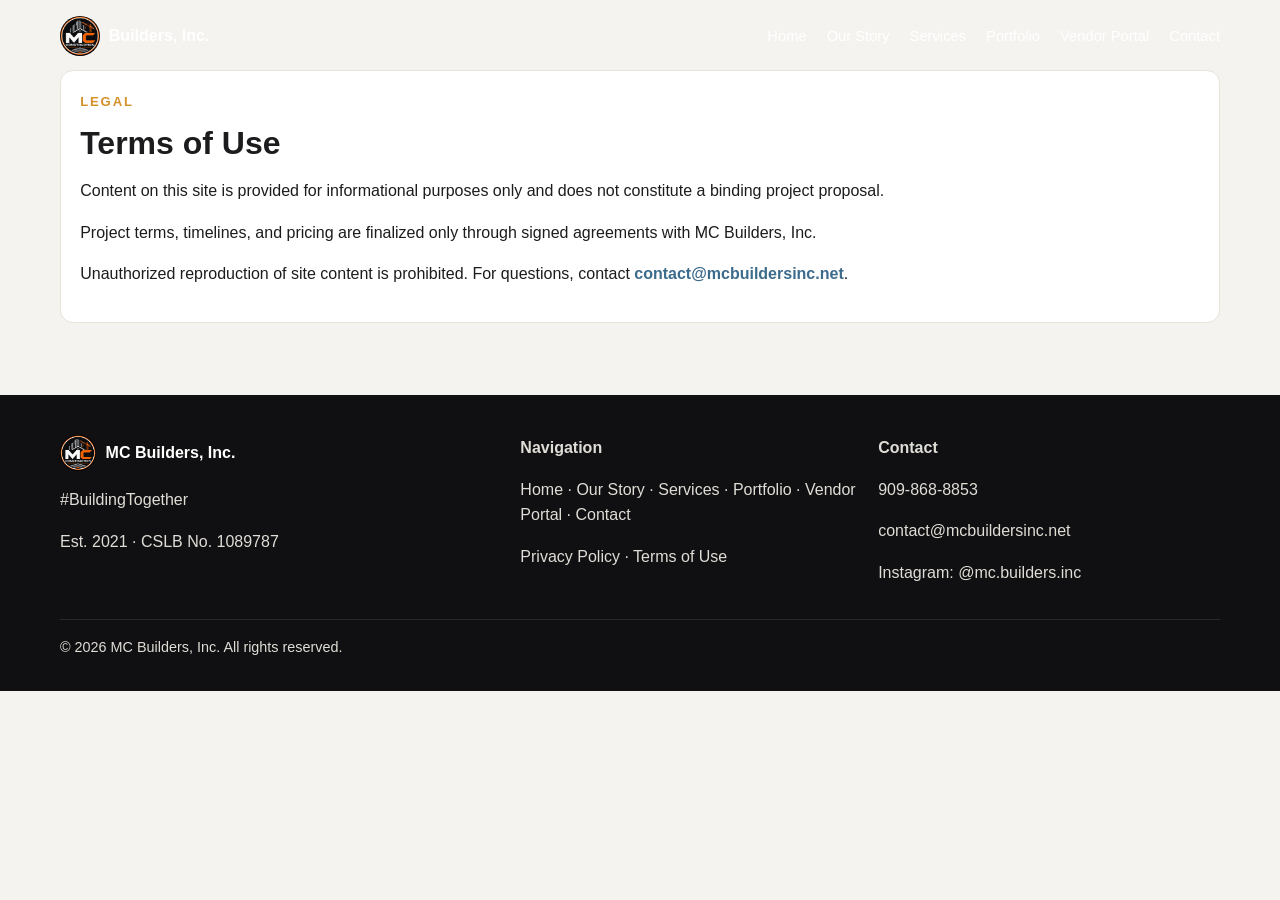
<file: terms.html>
<!DOCTYPE html>
<html lang="en">
  <head>
    <meta charset="UTF-8" />
    <meta name="viewport" content="width=device-width, initial-scale=1.0" />
    <title>Terms of Use | MC Builders, Inc.</title>
    <meta name="description" content="Terms of use for the MC Builders, Inc. website." />
    <meta name="robots" content="index,follow" />
    <link rel="canonical" href="https://mcbuildersinc.net/terms.html" />
    <link rel="icon" type="image/png" href="./mc-logo.png" sizes="512x512" />
    <link rel="apple-touch-icon" href="./mc-logo.png" />
    <link rel="preconnect" href="https://images.unsplash.com" crossorigin />
    <link rel="dns-prefetch" href="//images.unsplash.com" />
    <link rel="preload" href="./styles.css" as="style" />
    <link rel="stylesheet" href="./styles.css" />
  </head>
  <body data-page="terms">
    <div id="site-header"></div>
    <main class="main-content section">
      <div class="container panel" data-reveal>
        <p class="eyebrow">Legal</p>
        <h1>Terms of Use</h1>
        <p>
          Content on this site is provided for informational purposes only and
          does not constitute a binding project proposal.
        </p>
        <p>
          Project terms, timelines, and pricing are finalized only through signed
          agreements with MC Builders, Inc.
        </p>
        <p>
          Unauthorized reproduction of site content is prohibited. For questions,
          contact <a class="text-link-dark" href="mailto:contact@mcbuildersinc.net">contact@mcbuildersinc.net</a>.
        </p>
      </div>
    </main>
    <div id="site-footer"></div>
    <script src="./site-config.js"></script>
    <script src="./analytics.js"></script>
    <script src="./components.js"></script>
    <script src="./script.js"></script>
  </body>
</html>
</file>
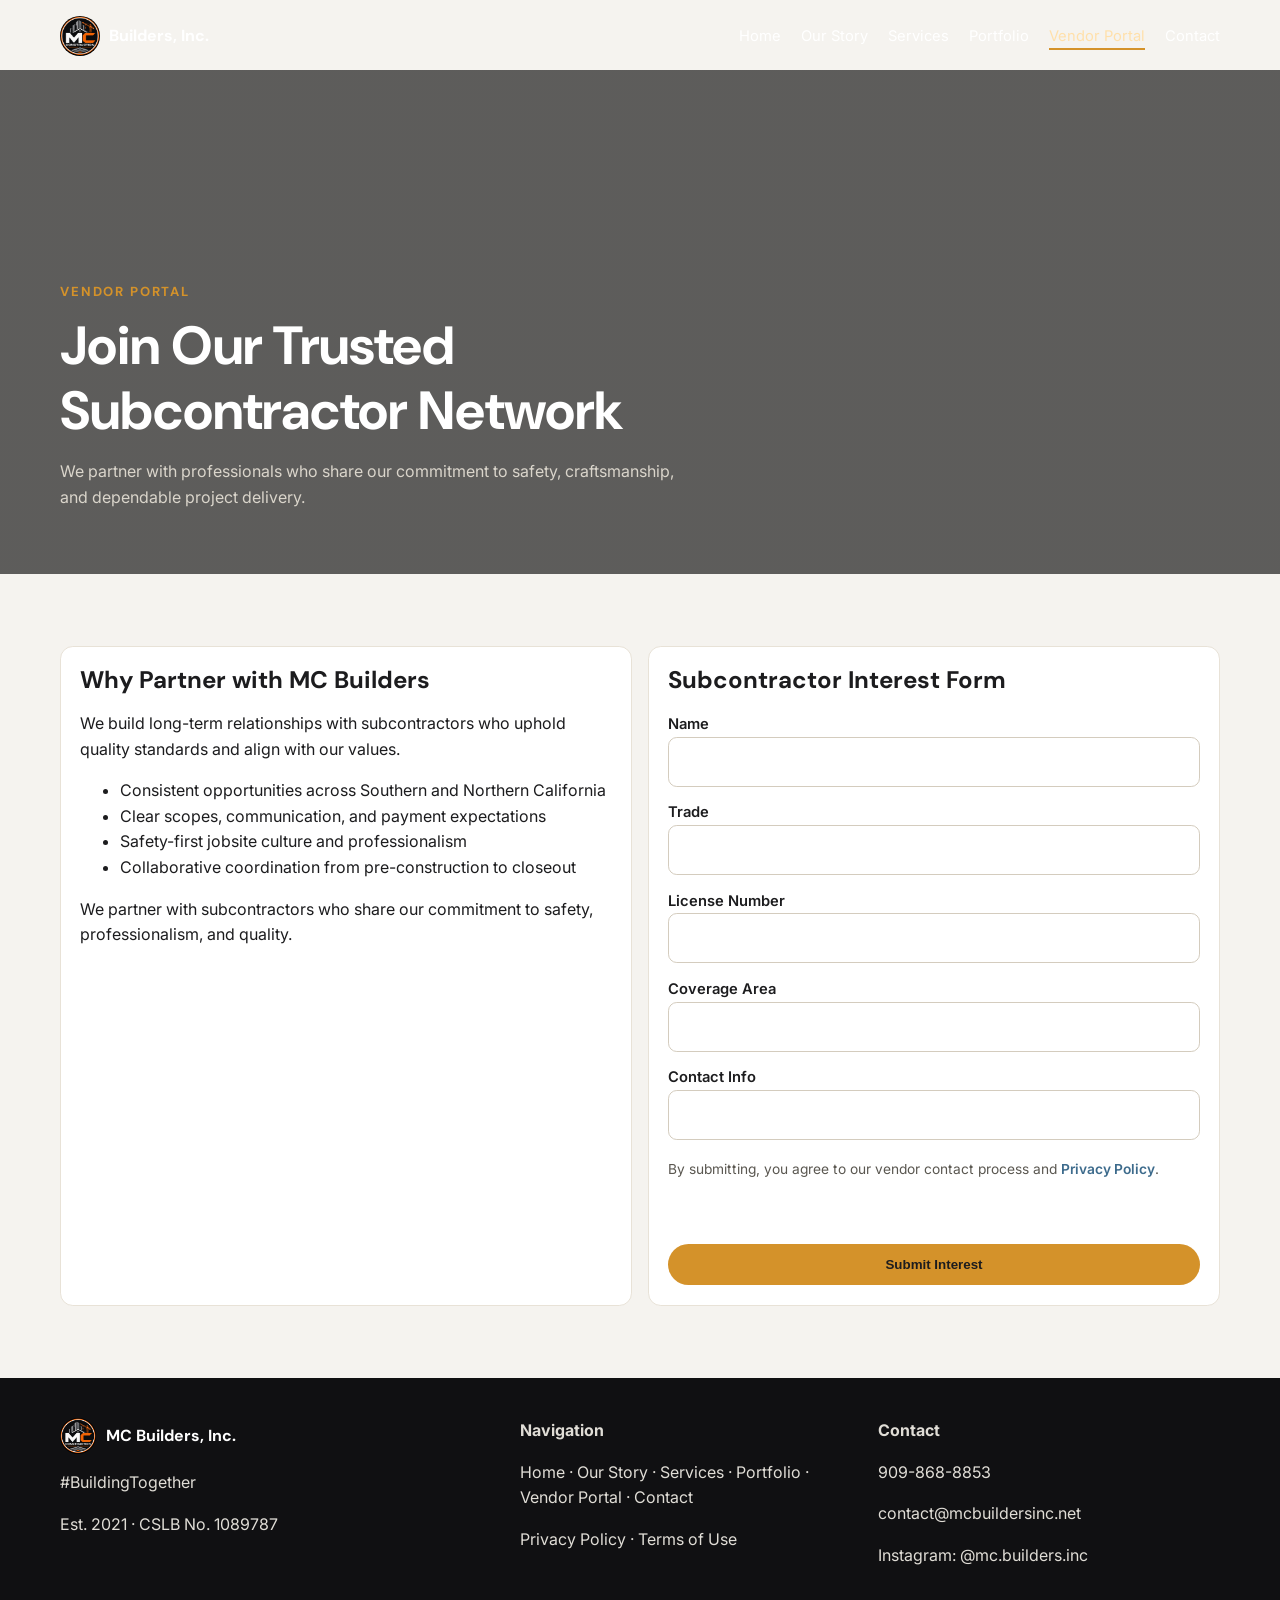
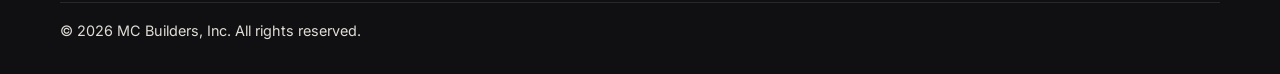
<file: vendor-portal.html>
<!DOCTYPE html>
<html lang="en">
  <head>
    <meta charset="UTF-8" />
    <meta name="viewport" content="width=device-width, initial-scale=1.0" />
    <title>Vendor Portal | MC Builders, Inc.</title>
    <meta
      name="description"
      content="Join the MC Builders subcontractor network and partner on high-quality projects throughout California."
    />
    <meta name="robots" content="index,follow" />
    <link rel="canonical" href="https://mcbuildersinc.net/vendor-portal.html" />
    <meta property="og:type" content="website" />
    <meta property="og:title" content="Vendor Portal | MC Builders, Inc." />
    <meta property="og:description" content="Join a trusted subcontractor network focused on quality and safety." />
    <meta property="og:url" content="https://mcbuildersinc.net/vendor-portal.html" />
    <meta property="og:image" content="https://mcbuildersinc.net/mc-logo.png" />
    <meta name="twitter:card" content="summary_large_image" />
    <meta name="twitter:title" content="Vendor Portal | MC Builders, Inc." />
    <meta name="twitter:description" content="Partner with MC Builders as a trusted subcontractor." />
    <meta name="twitter:image" content="https://mcbuildersinc.net/mc-logo.png" />
    <link rel="icon" type="image/png" href="./mc-logo.png" sizes="512x512" />
    <link rel="apple-touch-icon" href="./mc-logo.png" />
    <link rel="preconnect" href="https://fonts.googleapis.com" />
    <link rel="preconnect" href="https://fonts.gstatic.com" crossorigin />
    <link rel="preconnect" href="https://images.unsplash.com" crossorigin />
    <link rel="dns-prefetch" href="//images.unsplash.com" />
    <link rel="preload" href="./styles.css" as="style" />
    <link
      href="https://fonts.googleapis.com/css2?family=DM+Sans:wght@400;500;700;800&family=Inter:wght@400;500;600&display=swap"
      rel="stylesheet"
    />
    <script type="application/ld+json">
      {
        "@context": "https://schema.org",
        "@type": "WebPage",
        "name": "Vendor Portal | MC Builders, Inc.",
        "url": "https://mcbuildersinc.net/vendor-portal.html",
        "about": {
          "@type": "GeneralContractor",
          "name": "MC Builders, Inc."
        }
      }
    </script>
    <link rel="stylesheet" href="./styles.css" />
  </head>
  <body data-page="vendor-portal">
    <div id="site-header"></div>
    <main class="main-content">
      <section class="page-hero vendor-hero">
        <div class="container" data-reveal>
          <p class="eyebrow">Vendor Portal</p>
          <h1 class="hero-title">Join Our Trusted Subcontractor Network</h1>
          <p class="hero-lead">
            We partner with professionals who share our commitment to safety,
            craftsmanship, and dependable project delivery.
          </p>
        </div>
      </section>

      <section class="section">
        <div class="container two-col">
          <article class="panel" data-reveal>
            <h2>Why Partner with MC Builders</h2>
            <p>
              We build long-term relationships with subcontractors who uphold
              quality standards and align with our values.
            </p>
            <ul>
              <li>Consistent opportunities across Southern and Northern California</li>
              <li>Clear scopes, communication, and payment expectations</li>
              <li>Safety-first jobsite culture and professionalism</li>
              <li>Collaborative coordination from pre-construction to closeout</li>
            </ul>
            <p>
              We partner with subcontractors who share our commitment to safety,
              professionalism, and quality.
            </p>
          </article>

          <article class="panel" data-reveal>
            <h2>Subcontractor Interest Form</h2>
            <form class="form-grid" data-form-type="vendor">
              <div>
                <label for="vendor-name">Name</label>
                <input id="vendor-name" name="name" type="text" autocomplete="name" required />
              </div>
              <div>
                <label for="vendor-trade">Trade</label>
                <input id="vendor-trade" name="trade" type="text" autocomplete="organization-title" required />
              </div>
              <div>
                <label for="vendor-license">License Number</label>
                <input id="vendor-license" name="licenseNumber" type="text" autocomplete="off" required />
              </div>
              <div>
                <label for="vendor-coverage">Coverage Area</label>
                <input id="vendor-coverage" name="coverageArea" type="text" autocomplete="address-level1" required />
              </div>
              <div>
                <label for="vendor-contact">Contact Info</label>
                <input id="vendor-contact" name="contactInfo" type="text" autocomplete="email" required />
              </div>
              <input type="hidden" name="formName" value="Vendor Interest" />
              <p class="consent-note">
                By submitting, you agree to our vendor contact process and
                <a class="contact-link" href="./privacy.html">Privacy Policy</a>.
              </p>
              <p class="form-status" aria-live="polite"></p>
              <button class="btn btn-primary" type="submit">Submit Interest</button>
            </form>
          </article>
        </div>
      </section>
    </main>
    <div id="site-footer"></div>
    <script src="./site-config.js"></script>
    <script src="./analytics.js"></script>
    <script src="./components.js"></script>
    <script src="./script.js"></script>
  </body>
</html>
</file>
<file: styles.css>
:root {
  --charcoal: #1c1c1e;
  --warm-white: #f5f3ef;
  --amber: #d4922a;
  --steel-blue: #3d6b8c;
  --surface: #222327;
  --text-muted: #cdc8be;
}

*,
*::before,
*::after {
  box-sizing: border-box;
}

html,
body {
  margin: 0;
  padding: 0;
}

body {
  font-family: "Inter", sans-serif;
  background: var(--warm-white);
  color: var(--charcoal);
  line-height: 1.6;
}

img {
  max-width: 100%;
}

a {
  color: inherit;
  text-decoration: none;
}

a:focus-visible,
button:focus-visible,
input:focus-visible,
select:focus-visible,
textarea:focus-visible {
  outline: 2px solid var(--amber);
  outline-offset: 2px;
}

.container {
  width: min(1160px, 92%);
  margin: 0 auto;
}

.section {
  padding: 4.5rem 0;
  content-visibility: auto;
  contain-intrinsic-size: 1px 800px;
}

.eyebrow {
  margin: 0 0 0.75rem;
  font-family: "DM Sans", sans-serif;
  font-size: 0.82rem;
  letter-spacing: 0.14em;
  text-transform: uppercase;
  color: var(--amber);
  font-weight: 700;
}

h1,
h2,
h3 {
  margin: 0 0 1rem;
  font-family: "DM Sans", sans-serif;
  line-height: 1.2;
}

p {
  margin: 0 0 1rem;
}

.site-header {
  position: fixed;
  inset: 0 0 auto 0;
  z-index: 30;
  transition: background 180ms ease, box-shadow 180ms ease;
}

.site-header.solid {
  background: rgba(28, 28, 30, 0.95);
  box-shadow: 0 8px 24px rgba(0, 0, 0, 0.2);
}

.header-inner {
  display: flex;
  justify-content: space-between;
  align-items: center;
  padding: 1rem 0;
}

.logo {
  display: inline-flex;
  align-items: center;
  gap: 0.55rem;
  color: #fff;
  font-family: "DM Sans", sans-serif;
  font-weight: 700;
}

.logo-img {
  width: 2.5rem;
  height: 2.5rem;
  border-radius: 50%;
  object-fit: cover;
  flex-shrink: 0;
  display: block;
}

.nav-links {
  list-style: none;
  margin: 0;
  padding: 0;
  display: none;
  gap: 1.25rem;
}

.mobile-menu-toggle {
  width: 2.5rem;
  height: 2.5rem;
  border: 1px solid rgba(255, 255, 255, 0.45);
  border-radius: 0.45rem;
  background: transparent;
  display: inline-flex;
  flex-direction: column;
  justify-content: center;
  gap: 0.3rem;
  padding: 0 0.55rem;
}

.mobile-menu-toggle span {
  height: 2px;
  width: 100%;
  background: #fff;
  display: block;
}

.nav-links a {
  color: #fff;
  font-size: 0.92rem;
  padding-bottom: 0.2rem;
  border-bottom: 2px solid transparent;
}

.nav-links a.active {
  border-bottom-color: var(--amber);
  color: #ffe0ab;
}

.hero {
  min-height: 100svh;
  display: grid;
  place-items: end start;
  position: relative;
  background:
    linear-gradient(30deg, rgba(28, 28, 30, 0.95), rgba(28, 28, 30, 0.44)),
    url("https://images.unsplash.com/photo-1581093458791-9f3c3900df4b?auto=format&fm=webp&fit=crop&w=1440&q=65")
      center / cover no-repeat;
  color: #fff;
  padding-bottom: 4.5rem;
}

.main-content {
  padding-top: 4.4rem;
}

.hero-content {
  position: relative;
  z-index: 1;
  max-width: 760px;
}

.hero h1 {
  font-size: clamp(2rem, 5vw, 4rem);
  margin-bottom: 1rem;
}

.hero-subheadline {
  max-width: 65ch;
  color: var(--text-muted);
  margin-bottom: 1.8rem;
}

.hero-cta-group {
  display: flex;
  flex-wrap: wrap;
  gap: 0.8rem;
  align-items: center;
}

.btn {
  border-radius: 999px;
  display: inline-flex;
  align-items: center;
  justify-content: center;
  padding: 0.75rem 1.3rem;
  font-weight: 600;
  border: 1px solid transparent;
  transition: transform 140ms ease, background 140ms ease;
}

.btn:hover,
.btn:focus-visible {
  transform: translateY(-1px);
}

.btn-primary {
  background: var(--amber);
  color: var(--charcoal);
}

.btn-outline {
  border-color: rgba(255, 255, 255, 0.8);
  color: #fff;
}

.text-link {
  color: #fff;
  font-weight: 600;
}

.text-link-dark {
  color: var(--steel-blue);
  font-weight: 600;
}

.scroll-indicator {
  position: absolute;
  left: 50%;
  bottom: 1.4rem;
  transform: translateX(-50%);
  width: 1.2rem;
  height: 2rem;
  border: 1px solid rgba(255, 255, 255, 0.6);
  border-radius: 999px;
}

.scroll-indicator span {
  display: block;
  width: 0.28rem;
  height: 0.28rem;
  border-radius: 50%;
  margin: 0.3rem auto;
  background: #fff;
  animation: bounce 1.5s infinite;
}

@keyframes bounce {
  0%,
  100% {
    transform: translateY(0);
    opacity: 0.25;
  }
  50% {
    transform: translateY(0.8rem);
    opacity: 1;
  }
}

.mission-grid {
  display: grid;
  gap: 1rem;
}

.mission-copy {
  background: var(--charcoal);
  color: #fff;
  padding: 2rem;
}

.quote {
  font-size: 1.2rem;
  color: #efe9df;
}

.badge {
  display: inline-block;
  background: rgba(212, 146, 42, 0.15);
  color: #f4d6a2;
  padding: 0.45rem 0.7rem;
  border-radius: 0.4rem;
  font-size: 0.88rem;
}

.mission-media {
  min-height: 280px;
  background:
    linear-gradient(rgba(61, 107, 140, 0.2), rgba(61, 107, 140, 0.2)),
    url("https://images.unsplash.com/photo-1504307651254-35680f356dfd?auto=format&fm=webp&fit=crop&w=1200&q=65")
      center / cover no-repeat;
}

.stats-bar {
  background: var(--surface);
  color: #fff;
  padding: 1.2rem 0;
}

.stats-grid {
  display: grid;
  gap: 0.8rem;
  text-align: center;
  font-size: 0.95rem;
}

.section-heading {
  margin-bottom: 1.6rem;
}

.services {
  background: #fff;
}

.service-grid {
  display: grid;
  gap: 1rem;
}

.service-card {
  background: var(--warm-white);
  border: 1px solid #e8e2d7;
  border-radius: 0.8rem;
  padding: 1.3rem;
  transition: transform 180ms ease, box-shadow 180ms ease;
}

.service-card:hover {
  transform: translateY(-3px);
  box-shadow: 0 8px 20px rgba(0, 0, 0, 0.08);
}

.service-card a {
  color: var(--steel-blue);
  font-weight: 600;
}

.philosophy {
  position: relative;
  color: #fff;
  background:
    linear-gradient(0deg, rgba(0, 0, 0, 0.68), rgba(0, 0, 0, 0.68)),
    url("https://images.unsplash.com/photo-1503387762-592deb58ef4e?auto=format&fm=webp&fit=crop&w=1440&q=65")
      center / cover no-repeat;
}

.philosophy-content {
  position: relative;
  z-index: 1;
}

.philosophy h2 {
  max-width: 24ch;
  margin-bottom: 2rem;
}

.values-grid {
  display: grid;
  gap: 1rem;
}

.values-grid article {
  background: rgba(255, 255, 255, 0.1);
  border: 1px solid rgba(255, 255, 255, 0.2);
  border-radius: 0.75rem;
  padding: 1rem;
}

.portfolio-grid {
  display: grid;
  gap: 1rem;
}

.portfolio-card {
  min-height: 240px;
  border-radius: 0.75rem;
  overflow: hidden;
  position: relative;
  background-size: cover;
  background-position: center;
}

.portfolio-card:nth-child(1) {
  background-image: url("https://images.unsplash.com/photo-1503387762-592deb58ef4e?auto=format&fit=crop&w=1400&q=80");
}

.portfolio-card:nth-child(2) {
  background-image: url("https://images.unsplash.com/photo-1489515217757-5fd1be406fef?auto=format&fit=crop&w=1400&q=80");
}

.portfolio-card:nth-child(3) {
  background-image: url("https://images.unsplash.com/photo-1541888946425-d81bb19240f5?auto=format&fit=crop&w=1400&q=80");
}

.portfolio-card .overlay {
  position: absolute;
  inset: 0;
  background: linear-gradient(transparent, rgba(0, 0, 0, 0.72));
  display: flex;
  align-items: end;
  padding: 1rem;
  color: #fff;
}

.teaser-link {
  display: inline-block;
  margin-top: 1.1rem;
  color: var(--steel-blue);
}

.subcontractor-cta {
  background: var(--charcoal);
  color: #fff;
  padding: 3rem 0;
}

.subcontractor-inner {
  display: flex;
  flex-direction: column;
  gap: 1rem;
  align-items: flex-start;
}

.page-hero {
  min-height: 56svh;
  display: grid;
  align-items: end;
  color: #fff;
  padding: 8.5rem 0 3rem;
  background-size: cover;
  background-position: center;
}

.page-hero.story-hero {
  background:
    linear-gradient(rgba(0, 0, 0, 0.62), rgba(0, 0, 0, 0.62)),
    url("https://images.unsplash.com/photo-1454165804606-c3d57bc86b40?auto=format&fm=webp&fit=crop&w=1440&q=65")
      center / cover no-repeat;
}

.page-hero.services-hero {
  background:
    linear-gradient(rgba(0, 0, 0, 0.62), rgba(0, 0, 0, 0.62)),
    url("https://images.unsplash.com/photo-1429497419816-9ca5cfb4571a?auto=format&fm=webp&fit=crop&w=1440&q=65")
      center / cover no-repeat;
}

.page-hero.portfolio-hero {
  background:
    linear-gradient(rgba(0, 0, 0, 0.62), rgba(0, 0, 0, 0.62)),
    url("https://images.unsplash.com/photo-1504307651254-35680f356dfd?auto=format&fm=webp&fit=crop&w=1440&q=65")
      center / cover no-repeat;
}

.page-hero.vendor-hero {
  background:
    linear-gradient(rgba(0, 0, 0, 0.62), rgba(0, 0, 0, 0.62)),
    url("https://images.unsplash.com/photo-1504917595217-d4dc5ebe6122?auto=format&fm=webp&fit=crop&w=1440&q=65")
      center / cover no-repeat;
}

.page-hero.contact-hero {
  background:
    linear-gradient(rgba(0, 0, 0, 0.62), rgba(0, 0, 0, 0.62)),
    url("https://images.unsplash.com/photo-1486406146926-c627a92ad1ab?auto=format&fm=webp&fit=crop&w=1440&q=65")
      center / cover no-repeat;
}

.hero-title {
  font-size: clamp(2rem, 4.2vw, 3.5rem);
  max-width: 18ch;
}

.hero-lead {
  max-width: 62ch;
  color: #dad5cb;
}

.timeline {
  display: grid;
  gap: 1rem;
}

.timeline-item {
  background: #fff;
  border-left: 4px solid var(--amber);
  padding: 1rem 1rem 1rem 1.15rem;
  border-radius: 0.35rem;
}

.timeline-year {
  font-family: "DM Sans", sans-serif;
  color: var(--steel-blue);
  margin-bottom: 0.35rem;
}

.quote-block {
  background: var(--charcoal);
  color: #fff;
  border-radius: 0.8rem;
  padding: 2rem;
}

.quote-block blockquote {
  margin: 0;
  font-size: 1.2rem;
}

.quote-block cite {
  display: inline-block;
  margin-top: 1rem;
  color: #d7c8af;
}

.team-grid {
  display: grid;
  gap: 1rem;
}

.team-member {
  background: #fff;
  border: 1px solid #e7ded0;
  border-radius: 0.8rem;
  padding: 1rem;
}

.team-photo {
  min-height: 170px;
  border-radius: 0.6rem;
  margin-bottom: 0.8rem;
  background-size: cover;
  background-position: center;
}

.team-member:nth-child(1) .team-photo {
  background-image: url("https://images.unsplash.com/photo-1522075469751-3a6694fb2f61?auto=format&fit=crop&w=900&q=80");
}

.team-member:nth-child(2) .team-photo {
  background-image: url("https://images.unsplash.com/photo-1542744173-8e7e53415bb0?auto=format&fit=crop&w=900&q=80");
}

.team-member:nth-child(3) .team-photo {
  background-image: url("https://images.unsplash.com/photo-1573497491208-6b1acb260507?auto=format&fit=crop&w=900&q=80");
}

.service-section-grid {
  display: grid;
  gap: 1rem;
}

.service-feature {
  background: #fff;
  border: 1px solid #e7ded0;
  border-radius: 0.8rem;
  overflow: hidden;
}

.service-feature-media {
  min-height: 180px;
  background-size: cover;
  background-position: center;
}

.service-feature-media.general-contracting {
  background-image: url("https://images.unsplash.com/photo-1503387762-592deb58ef4e?auto=format&fit=crop&w=1200&q=80");
}

.service-feature-media.remodels {
  background-image: url("https://images.unsplash.com/photo-1600566752355-35792bedcfea?auto=format&fit=crop&w=1200&q=80");
}

.service-feature-media.repairs {
  background-image: url("https://images.unsplash.com/photo-1507209696998-3c532be9b2b5?auto=format&fit=crop&w=1200&q=80");
}

.service-feature-media.new-construction {
  background-image: url("https://images.unsplash.com/photo-1541976590-713941681591?auto=format&fit=crop&w=1200&q=80");
}

.service-feature-body {
  padding: 1rem;
}

.tags {
  display: flex;
  flex-wrap: wrap;
  gap: 0.5rem;
  margin-top: 0.8rem;
}

.tag {
  border-radius: 999px;
  background: #f0ebe2;
  color: #404048;
  font-size: 0.8rem;
  padding: 0.3rem 0.7rem;
}

.sector-grid {
  display: grid;
  gap: 1rem;
}

.sector-card {
  background: var(--charcoal);
  color: #fff;
  border-radius: 0.8rem;
  padding: 1rem;
}

.featured-project {
  border-radius: 0.85rem;
  padding: 2.2rem;
  color: #fff;
  background:
    linear-gradient(rgba(0, 0, 0, 0.58), rgba(0, 0, 0, 0.58)),
    url("https://images.unsplash.com/photo-1503387762-592deb58ef4e?auto=format&fit=crop&w=1800&q=80")
      center / cover no-repeat;
}

.filter-row {
  display: flex;
  flex-wrap: wrap;
  gap: 0.6rem;
  margin: 1.5rem 0;
}

.filter-chip {
  border: 1px solid #d8d0c4;
  border-radius: 999px;
  padding: 0.4rem 0.75rem;
  background: #fff;
  font-size: 0.85rem;
  cursor: pointer;
}

.filter-chip.active {
  background: var(--charcoal);
  color: #fff;
  border-color: var(--charcoal);
}

.project-grid {
  display: grid;
  gap: 1rem;
}

.project-card {
  background: #fff;
  border: 1px solid #e8e2d7;
  border-radius: 0.8rem;
  overflow: hidden;
}

.project-card.is-hidden {
  display: none;
}

.project-media {
  min-height: 190px;
  background-size: cover;
  background-position: center;
}

.project-card:nth-child(1) .project-media {
  background-image: url("https://images.unsplash.com/photo-1518005020951-eccb494ad742?auto=format&fit=crop&w=1200&q=80");
}
.project-card:nth-child(2) .project-media {
  background-image: url("https://images.unsplash.com/photo-1460317442991-0ec209397118?auto=format&fit=crop&w=1200&q=80");
}
.project-card:nth-child(3) .project-media {
  background-image: url("https://images.unsplash.com/photo-1581090700227-1e8e8b57de4e?auto=format&fit=crop&w=1200&q=80");
}
.project-card:nth-child(4) .project-media {
  background-image: url("https://images.unsplash.com/photo-1489515217757-5fd1be406fef?auto=format&fit=crop&w=1200&q=80");
}
.project-card:nth-child(5) .project-media {
  background-image: url("https://images.unsplash.com/photo-1625225230517-7426c1be750c?auto=format&fit=crop&w=1200&q=80");
}
.project-card:nth-child(6) .project-media {
  background-image: url("https://images.unsplash.com/photo-1570129477492-45c003edd2be?auto=format&fit=crop&w=1200&q=80");
}

.project-body {
  padding: 1rem;
}

.before-after {
  display: inline-block;
  border-radius: 999px;
  padding: 0.25rem 0.6rem;
  background: #ece7de;
  font-size: 0.8rem;
  margin-bottom: 0.5rem;
}

.two-col {
  display: grid;
  gap: 1rem;
}

.panel {
  background: #fff;
  border: 1px solid #e8e2d7;
  border-radius: 0.8rem;
  padding: 1.2rem;
}

.form-grid {
  display: grid;
  gap: 0.8rem;
}

.form-status {
  border-radius: 0.55rem;
  padding: 0.6rem 0.75rem;
  font-size: 0.9rem;
  margin-top: 0.2rem;
}

.form-status.success {
  background: #e8f5eb;
  color: #225f2e;
}

.form-status.error {
  background: #ffe8e8;
  color: #7d1f1f;
}

.empty-state {
  display: none;
  background: #fff;
  border: 1px dashed #d8d0c4;
  border-radius: 0.8rem;
  padding: 1rem;
  margin-top: 1rem;
}

.empty-state.visible {
  display: block;
}

label {
  font-weight: 600;
  font-size: 0.92rem;
}

input,
select,
textarea {
  width: 100%;
  padding: 0.7rem 0.75rem;
  border: 1px solid #d4ccbe;
  border-radius: 0.55rem;
  font: inherit;
  color: var(--charcoal);
  background: #fff;
}

textarea {
  min-height: 120px;
  resize: vertical;
}

.map-placeholder {
  min-height: 280px;
  border-radius: 0.8rem;
  background:
    linear-gradient(rgba(61, 107, 140, 0.18), rgba(61, 107, 140, 0.18)),
    url("https://images.unsplash.com/photo-1531297484001-80022131f5a1?auto=format&fit=crop&w=1500&q=80")
      center / cover no-repeat;
  display: grid;
  place-items: center;
  color: #fff;
  font-family: "DM Sans", sans-serif;
  font-weight: 700;
  text-align: center;
}

.site-footer {
  background: #101012;
  color: #e0ddd6;
  padding: 2.5rem 0 1rem;
}

.contact-link {
  color: var(--steel-blue);
  font-weight: 600;
}

.consent-note {
  font-size: 0.86rem;
  color: #5a5750;
  margin: 0.35rem 0 0;
}

.page-cta {
  margin-top: 1.2rem;
}

.panel-tight {
  max-width: 760px;
  margin-top: 2rem;
}

.footer-grid {
  display: grid;
  gap: 1rem;
}

.footer-logo {
  font-family: "DM Sans", sans-serif;
  font-weight: 700;
  color: #fff;
  display: flex;
  align-items: center;
  gap: 0.6rem;
  margin: 0 0 1rem;
}

.footer-logo-img {
  width: 2.25rem;
  height: 2.25rem;
  border-radius: 50%;
  object-fit: cover;
  flex-shrink: 0;
}

.footer-bottom {
  margin-top: 1.1rem;
  border-top: 1px solid rgba(255, 255, 255, 0.1);
  padding-top: 1rem;
  font-size: 0.9rem;
}

[data-reveal] {
  opacity: 0;
  transform: translateY(18px);
  transition: opacity 500ms ease, transform 500ms ease;
}

[data-reveal].in-view {
  opacity: 1;
  transform: translateY(0);
}

@media (min-width: 760px) {
  .mobile-menu-toggle {
    display: none;
  }

  .nav-links {
    display: flex;
  }

  .mission-grid {
    grid-template-columns: 1.1fr 1fr;
  }

  .stats-grid {
    grid-template-columns: repeat(4, minmax(0, 1fr));
    text-align: left;
  }

  .service-grid {
    grid-template-columns: repeat(3, minmax(0, 1fr));
  }

  .values-grid {
    grid-template-columns: repeat(3, minmax(0, 1fr));
  }

  .portfolio-grid {
    grid-template-columns: repeat(3, minmax(0, 1fr));
  }

  .footer-grid {
    grid-template-columns: 1.3fr 1fr 1fr;
  }

  .timeline {
    grid-template-columns: repeat(3, minmax(0, 1fr));
  }

  .team-grid {
    grid-template-columns: repeat(3, minmax(0, 1fr));
  }

  .service-section-grid {
    grid-template-columns: repeat(2, minmax(0, 1fr));
  }

  .sector-grid {
    grid-template-columns: repeat(4, minmax(0, 1fr));
  }

  .project-grid {
    grid-template-columns: repeat(3, minmax(0, 1fr));
  }

  .two-col {
    grid-template-columns: 1fr 1fr;
  }
}

@media (max-width: 759px) {
  .site-header.menu-open {
    background: rgba(28, 28, 30, 0.98);
    box-shadow: 0 8px 24px rgba(0, 0, 0, 0.2);
  }

  .nav-links {
    position: absolute;
    top: calc(100% + 0.55rem);
    left: 4%;
    right: 4%;
    background: rgba(16, 16, 18, 0.98);
    border: 1px solid rgba(255, 255, 255, 0.1);
    border-radius: 0.7rem;
    display: none;
    flex-direction: column;
    gap: 0;
    padding: 0.4rem;
  }

  .site-header.menu-open .nav-links {
    display: flex;
  }

  .nav-links li a {
    display: block;
    padding: 0.65rem 0.7rem;
    border-bottom: 1px solid rgba(255, 255, 255, 0.08);
  }

  .nav-links li:last-child a {
    border-bottom: 0;
  }
}

@media (prefers-reduced-motion: reduce) {
  html:focus-within {
    scroll-behavior: auto;
  }

  *,
  *::before,
  *::after {
    animation: none !important;
    transition-duration: 0.01ms !important;
    transition-delay: 0ms !important;
  }

  [data-reveal] {
    opacity: 1;
    transform: none;
  }
}
</file>
